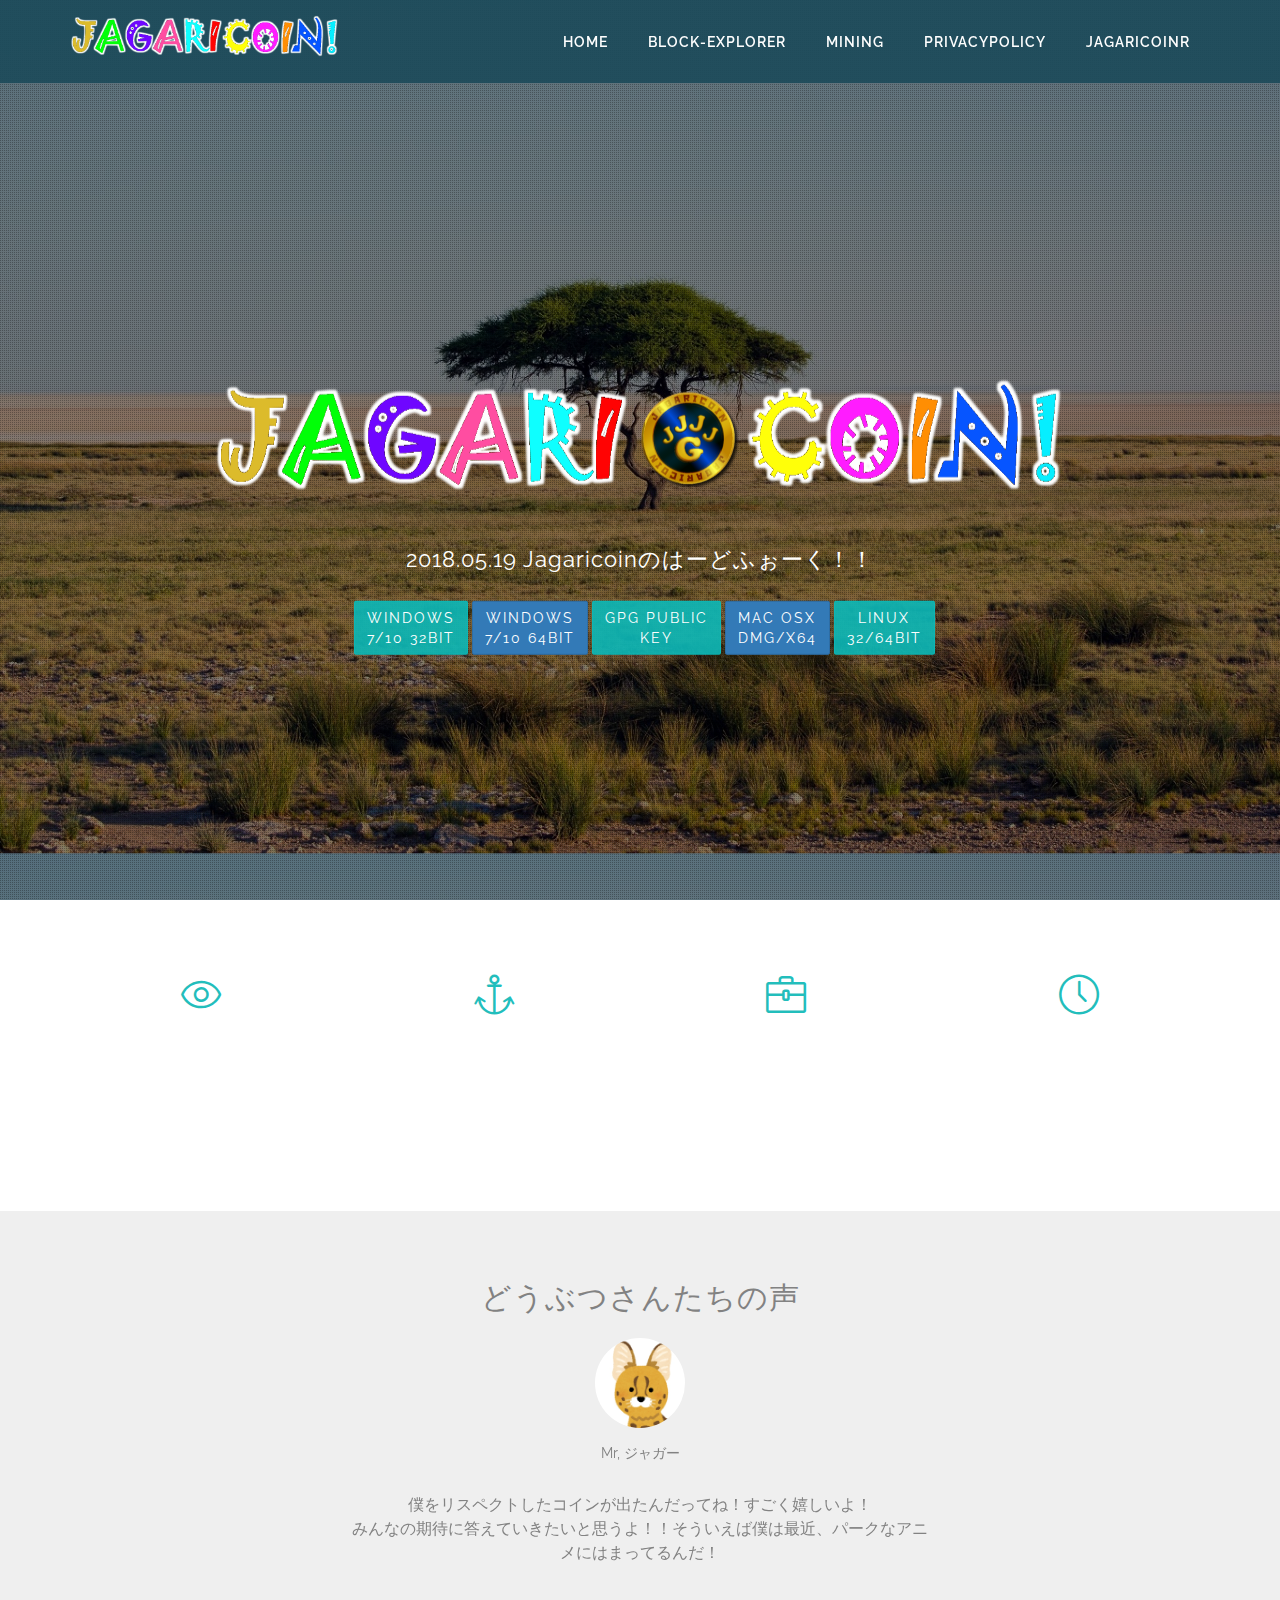
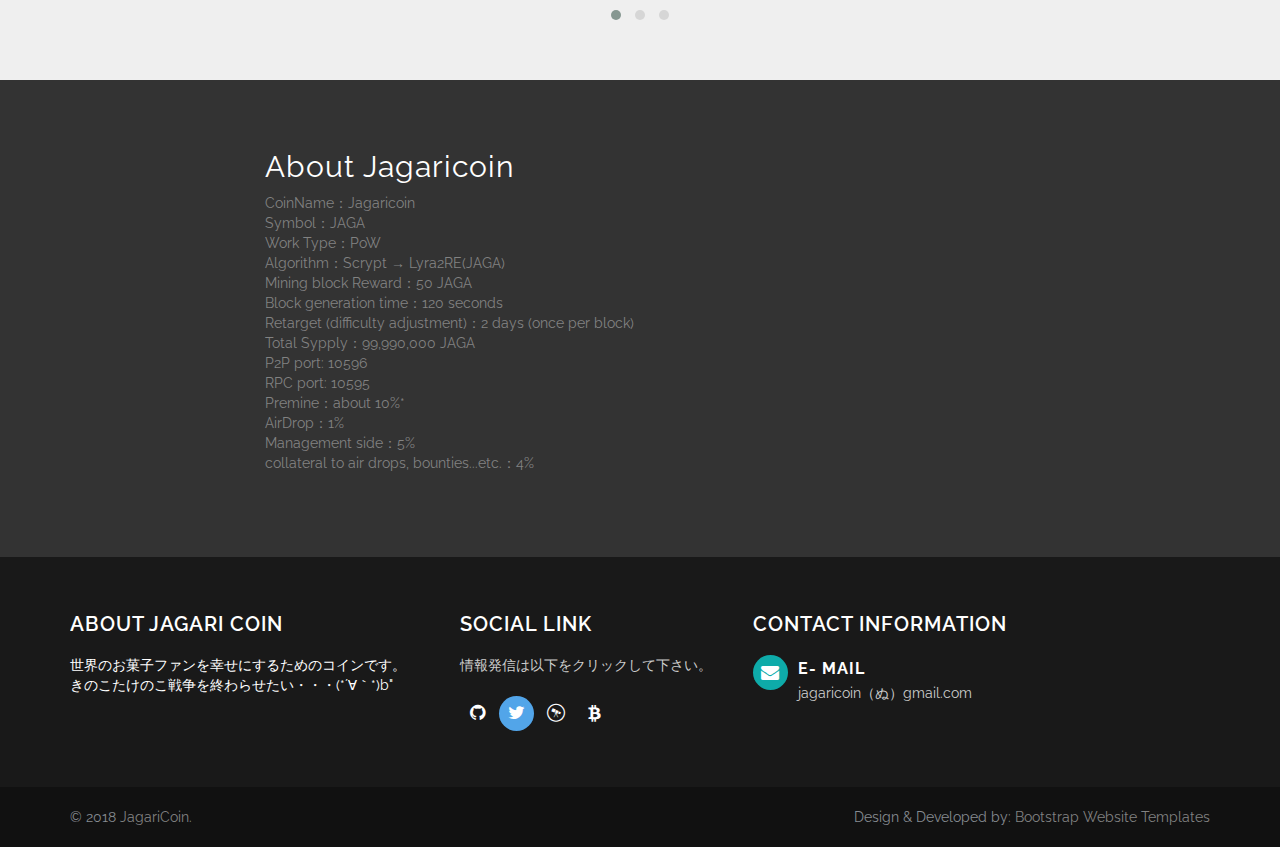
<file: index.html>
<!--
Template Name: ConsulbizTitle: Consulbiz free consulting business bootstrap website templateDescription: Consulbiz free bootstrap website template for consulting business company. Responsive Bootstrap 3 HTML5 website template for consultancy and consulting business.Keyword: consulting group, management consulting, consulting website, consultant website examples, consulting website design, consultancy website, best consulting websites, it consultant website, business consulting websites, best consulting website designs, consulting firm website design, websites for consultantsAuthor: Bootstrap Website TemplatesAuthor URI: https://bootstrapwebtemplates.com/Tags: consulting, consultancy, consultant, business, firms, corporate, copart, corporation, agency, corpLicense: Creative Commons Attribution 3.0 UnportedLicense URL: http://creativecommons.org/licenses/by/3.0/-->
<!DOCTYPE html><html lang="ja">
  <head>
    <!-- Global site tag (gtag.js) - Google Analytics -->
    <script async src="https://www.googletagmanager.com/gtag/js?id=UA-115290661-1"></script>
    <script>
      window.dataLayer = window.dataLayer || [];
      function gtag(){dataLayer.push(arguments);}
      gtag('js', new Date());
      gtag('config', 'UA-115290661-1');
    </script>
    <meta http-equiv="content-type" content="text/html; charset=utf-8">
    <meta http-equiv="X-UA-Compatible" content="IE=edge">
    <meta name="viewport" content="width=device-width, initial-scale=1">
    <meta name="description" content="JagariCoin">
    <meta name="keywords" content="JagariCoin">
    <meta name="author" content="JagariCoin Project">
    <title>JagariCoin</title>
    <!-- Animate.css -->
    <link rel="stylesheet" href="css/animate.css">
    <!-- Bootstrap Core CSS -->
    <link href="css/bootstrap.min.css" rel="stylesheet">
    <!-- Owl Carousel  -->
    <link rel="stylesheet" href="css/owl.carousel.min.css">
    <link rel="stylesheet" href="css/owl.theme.default.min.css">
    <!-- Plugin CSS -->
    <link rel="stylesheet" href="css/font-awesome.min.css">
    <link rel="stylesheet" href="css/simple-line-icons.css">
    <link rel="stylesheet" href="css/jquery.lightbox.min.css">
    <!-- Theme CSS -->
    <link href="css/style.css" rel="stylesheet">
    <!-- Custom Fonts -->
    <link href="https://fonts.googleapis.com/css?family=Raleway:400,500,600,700,800,900"

      rel="stylesheet">
    <!-- HTML5 Shim and Respond.js IE8 support of HTML5 elements and media queries -->
    <!-- WARNING: Respond.js doesn't work if you view the page via file:// -->
    <!--[if lt IE 9]>
        <script src="https://oss.maxcdn.com/libs/html5shiv/3.7.0/html5shiv.js"></script>        <script src="https://oss.maxcdn.com/libs/respond.js/1.4.2/respond.min.js"></script>    <![endif]-->
  </head>
  <body id="page-top">
    <nav id="mainNav" class="navbar navbar-default navbar-fixed-top">
      <div class="container"> <!-- Brand and toggle get grouped for better mobile display -->
        <div class="navbar-header"> <button type="button" class="navbar-toggle collapsed"

            data-toggle="collapse" data-target="#bs-example-navbar-collapse-1">
            <span class="sr-only">Toggle navigation</span><i class="fa fa-bars"></i>
          </button> <a class="navbar-brand page-scroll" href="#page-top"><img src="images/logo.png"

              class="img-responsive"></a> </div>
        <!-- Collect the nav links, forms, and other content for toggling -->
        <div class="collapse navbar-collapse" id="bs-example-navbar-collapse-1">
          <ul class="nav navbar-nav navbar-right">
            <li> <a href="index.html">Home</a> </li>
            <li> <a href="http://block-explorer.jagaricoin.tk:7080/">Block-Explorer</a>
            </li>
            <li> <a href="mining.html">Mining</a> </li>
            <li> <a href="privacy.html">PrivacyPolicy</a> </li>
            <li> <a href="http://www.jagaricoin-r.cf">JagariCoinR</a> </li>
          </ul>
        </div>
        <!-- /.navbar-collapse --> </div>
      <!-- /.container-fluid --> </nav>
    <header>
      <div class="container">
        <div class="row">
          <div class="col-sm-12 text-center"><br>
          </div>
          <div class="col-sm-12 text-center"><br>
            <div class="bwt-header-content">
              <div class="bwt-header-content-inner">
                <center> <img src="images/logo_big.png" class="img-responsive"></center>
                <h2><br>
                </h2>
                <h2>2018.05.19 Jagaricoinのはーどふぉーく！！</h2>
                &nbsp; <a href="https://github.com/jagaricoin-project/jagaricoin/releases/download/v1.15.2.0/jagaricoin-1.15.2.0-win32-setup.zip"

                  class="btn btn-box btn-xm">Windows<br>
                  7/10 32bit</a> <a href="https://github.com/jagaricoin-project/jagaricoin/releases/download/v1.15.2.0/jagaricoin-1.15.2.0-win64-setup.zip"

                  class="btn btn-xm btn-primary">Windows<br>
                  7/10 64bit</a> <a href="https://pgp.mit.edu/pks/lookup?op=get&amp;search=0x3996CEB9381F3ADB"

                  class="btn btn-box btn-xm">GPG Public<br>
                  Key</a> <a href="https://github.com/jagaricoin-project/jagaricoin/releases/download/v1.15.2.0/jagaricoin-1.15.2.0-osx.zip"

                  class="btn btn-xm btn-primary">Mac OSX<br>
                  DMG/x64</a> <a href="https://github.com/jagaricoin-project/jagaricoin/releases/"

                  class="btn btn-box btn-xm">Linux<br>
                  32/64bit</a>
                <p></p>
              </div>
            </div>
          </div>
        </div>
      </div>
    </header>
    <!--about-->
    <section class="bwt-video" style="padding: 0;">
    </section>
    <section id="bwt-counter" class="bwt-counter">
      <div class="container">
        <div class="row">
          <div class="col-md-3 col-sm-6 animate-box fadeInUp animated-fast">
            <div class="feature-center"> <span class="icon"> <i class="icon-eye"></i>
              </span> <span class="counter js-counter" data-from="0" data-to="2018"

                data-speed="5000" data-refresh-interval="50">2018</span> <span

                class="counter-label">YEAR</span> </div>
          </div>
          <div class="col-md-3 col-sm-6 animate-box fadeInUp animated-fast">
            <div class="feature-center"> <span class="icon"> <i class="icon-anchor"></i>
              </span> <span class="counter js-counter" data-from="0" data-to="05"

                data-speed="5000" data-refresh-interval="50">03</span> <span class="counter-label">MONTH</span>
            </div>
          </div>
          <div class="col-md-3 col-sm-6 animate-box fadeInUp animated-fast">
            <div class="feature-center"> <span class="icon"> <i class="icon-briefcase"></i>
              </span> <span class="counter js-counter" data-from="0" data-to="19"

                data-speed="5000" data-refresh-interval="50">10</span> <span class="counter-label">DAY</span>
            </div>
          </div>
          <div class="col-md-3 col-sm-6 animate-box fadeInUp animated-fast">
            <div class="feature-center"> <span class="icon"> <i class="icon-clock"></i>
              </span> <span class="counter js-counter" data-from="335" data-to="59000"

                data-speed="5000" data-refresh-interval="50">335</span> <span class="counter-label">Hardfork
                Block</span> </div>
          </div>
        </div>
      </div>
    </section>
    <section id="bwt-testimonial" class="bwt-testimonial">
      <div class="container">
        <div class="row animate-box">
          <div class="col-md-8 col-md-offset-2 text-center bwt-heading">
            <h2>どうぶつさんたちの声</h2>
          </div>
        </div>
        <div class="row animate-box">
          <div class="owl-carousel owl-carousel-fullwidth ">
            <div class="item">
              <div class="testimony-slide active text-center">
                <figure> <img src="images/person_3.jpg" alt="user"> </figure>
                <br>
                <span>Mr, ジャガー</span>
                <blockquote>
                  <p>僕をリスペクトしたコインが出たんだってね！すごく嬉しいよ！<br>
                    みんなの期待に答えていきたいと思うよ！！そういえば僕は最近、パークなアニメにはまってるんだ！</p>
                </blockquote>
              </div>
            </div>
            <div class="item">
              <div class="testimony-slide active text-center">
                <figure> <img src="images/person_2.jpg" alt="user"> </figure>
                <br>
                <span>Mr, キリン</span>
                <blockquote>
                  <p>やぁこんにちは！<br>
                    僕は某キャラに似てるって言われるけど、そんなことは無いよ！<br>
                    ただ最近は棒スティックのお菓子がお気に入りさっ！</p>
                </blockquote>
              </div>
            </div>
            <div class="item">
              <div class="testimony-slide active text-center">
                <figure> <img src="images/person_1.jpg" alt="user"> </figure>
                <br>
                <span>Mr, リカオン</span>
                <blockquote>
                  <p>あ～野生開放したいわぁ</p>
                </blockquote>
              </div>
            </div>
          </div>
        </div>
      </div>
    </section>
    <section class="bwt-subscribe">
      <div class="container">
        <div class="row animate-box fadeInUp animated-fast">
          <div class="col-md-8 col-md-offset-2 text-center bwt-heading">
            <h2 style="text-align: left;">About Jagaricoin</h2>
            <div style="text-align: left;"> <style="text-align: left;="" height:=""

                410px;"="">CoinName：Jagaricoin</style="text-align:><br>
              <style="text-align: left;="" height:="" 410px;"=""> Symbol：JAGA</style="text-align:><br>
              <style="text-align: left;="" height:="" 410px;"=""> Work Type：PoW</style="text-align:><br>
              <style="text-align: left;="" height:="" 410px;"="">
                Algorithm：Scrypt → Lyra2RE(JAGA)</style="text-align:><br>
              <style="text-align: left;="" height:="" 410px;"=""> Mining block
                Reward：50 JAGA</style="text-align:><br>
              <style="text-align: left;="" height:="" 410px;"=""> Block
                generation time：120 seconds</style="text-align:><br>
              <style="text-align: left;="" height:="" 410px;"=""> Retarget
                (difficulty adjustment)：2 days (once per block)</style="text-align:><br>
              <style="text-align: left;="" height:="" 410px;"=""> Total
                Sypply：99,990,000 JAGA</style="text-align:><br>
              <style="text-align: left;="" height:="" 410px;"=""> </style="text-align:>P2P
              port: 10596<br>
              RPC port: 10595<br>
              <style="text-align: left;="" height:="" 410px;"=""> Premine：about
                10%*</style="text-align:><br>
              <style="text-align: left;="" height:="" 410px;"=""> AirDrop：1%</style="text-align:><br>
              <style="text-align: left;="" height:="" 410px;"="">Management side</style="text-align:><style="text-align:

                left;="" height:="" 410px;"="">：5%<br>
                collateral to air drops, bounties...etc.</style="text-align:><style="text-align:

                left;="" height:="" 410px;"="">：4%<br>
              </style="text-align:><style="text-align: left;="" height:="" 410px;"=""></style="text-align:></div>
            <style="text-align: left;="" height:="" 410px;"="">
              <p></p>
            </style="text-align:></div>
        </div>
      </div>
    </section>
    <footer class="bwt-footer">
      <div class="container">
        <div class="row text-left">
          <div class="col-sm-6 col-md-4 ft-ht">
            <h3><span>About Jagari coin</span></h3>
            世界のお菓子ファンを幸せにするためのコインです。<br>
            きのこたけのこ戦争を終わらせたい・・・(*´∀｀*)b"<br>
          </div>
          <div class="col-sm-6 col-md-3 ft-ht">
            <h3><span>Social LINK</span></h3>
            <p>情報発信は以下をクリックして下さい。</p>
            <div class="social"> <a href="https://github.com/jagaricoin-project/jagaricoin">
                <i class="fa fa-github github fa-spin"></i></a> <a href="https://twitter.com/JagariProject">
                <i class="fa fa-twitter twitter fa-spin"></i></a> <a href="http://block-explorer.jagaricoin.tk:7080/">
                <i class="fa fa-wpexplorer BlockChainExplorer fa-spin"></i></a>
              <a href="https://bitcointalk.org/index.php?topic=3929712"><i class="fa fa-bitcoin  fa-spin"></i></a>
            </div>
          </div>
          <div class="col-sm-6 col-md-3 ft-ht">
            <h3><span>Contact Information</span></h3>
            <div>
              <div class="clearfix">
                <div class="icon" style="font-size:18px;"><i class="fa fa-envelope"></i></div>
                <div class="icon-text">
                  <h4>E- Mail</h4>
                  <p>jagaricoin（ぬ）gmail.com</p>
                </div>
              </div>
            </div>
          </div>
        </div>
      </div>
    </footer>
    <div class="bwt-footer-copyright">
      <div class="container">
        <div class="row">
          <div class="col-md-6 copyright">
            <div class="left-text">© 2018 <a href="http://www.jagaricoin.tk/">JagariCoin</a>.</div>
          </div>
        </div>
      </div>
    </div>
    <!--//contact-->
    <div class="gototop js-top"> <a href="#" onclick="topFunction()" class="js-gotop"><i

          class="icon-arrow-up"></i></a> </div>
    <!-- jQuery -->
    <script src="js/jquery.min.js"></script>
    <!-- Bootstrap Core JavaScript -->
    <script src="js/bootstrap.min.js"></script>
    <!-- Waypoints -->
    <script src="js/jquery.waypoints.min.js"></script>
    <!-- Lightbox JavaScript-->
    <script src="js/jquery.lightbox.min.js"></script>
    <!-- Carousel -->
    <script src="js/owl.carousel.min.js"></script>
    <!-- countTo -->
    <script src="js/jquery.countTo.js"></script>
    <!-- Theme JavaScript -->
    <script src="js/script.js"></script>
  </body>
</html>
</file>
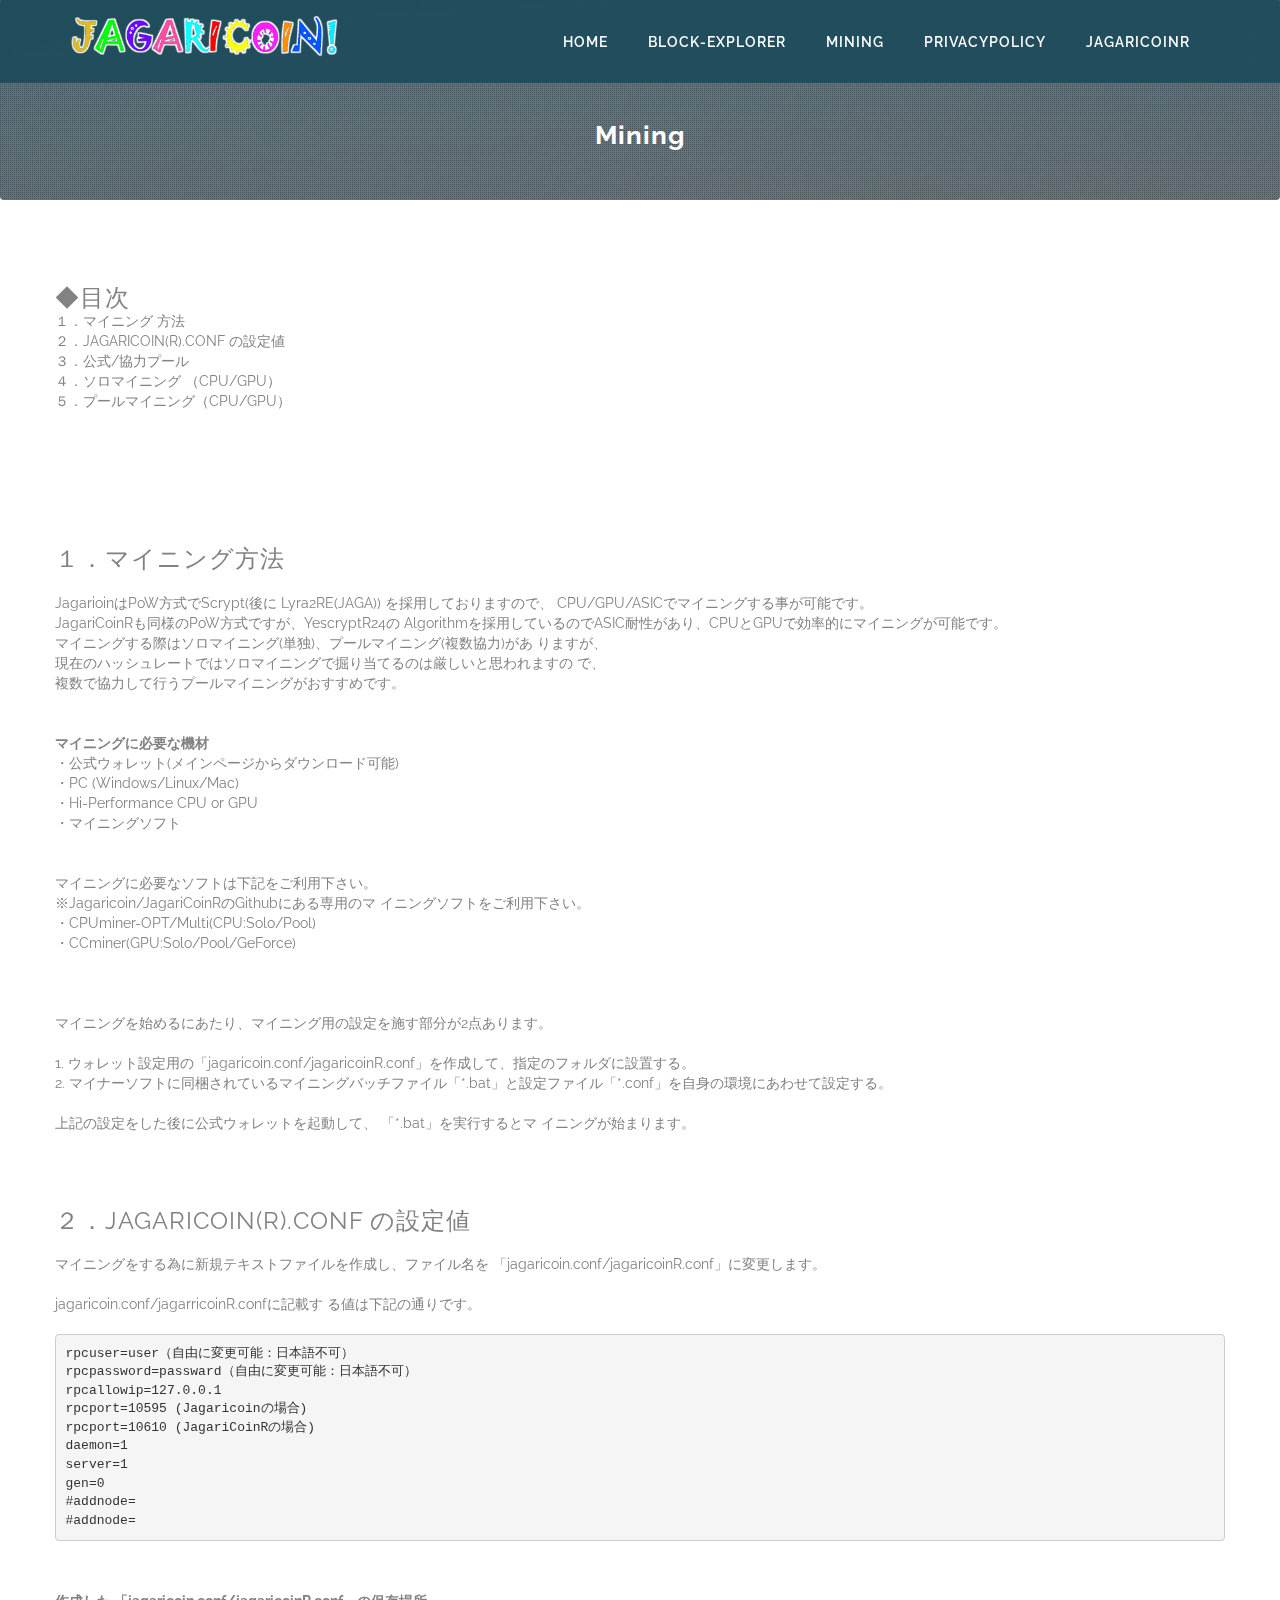
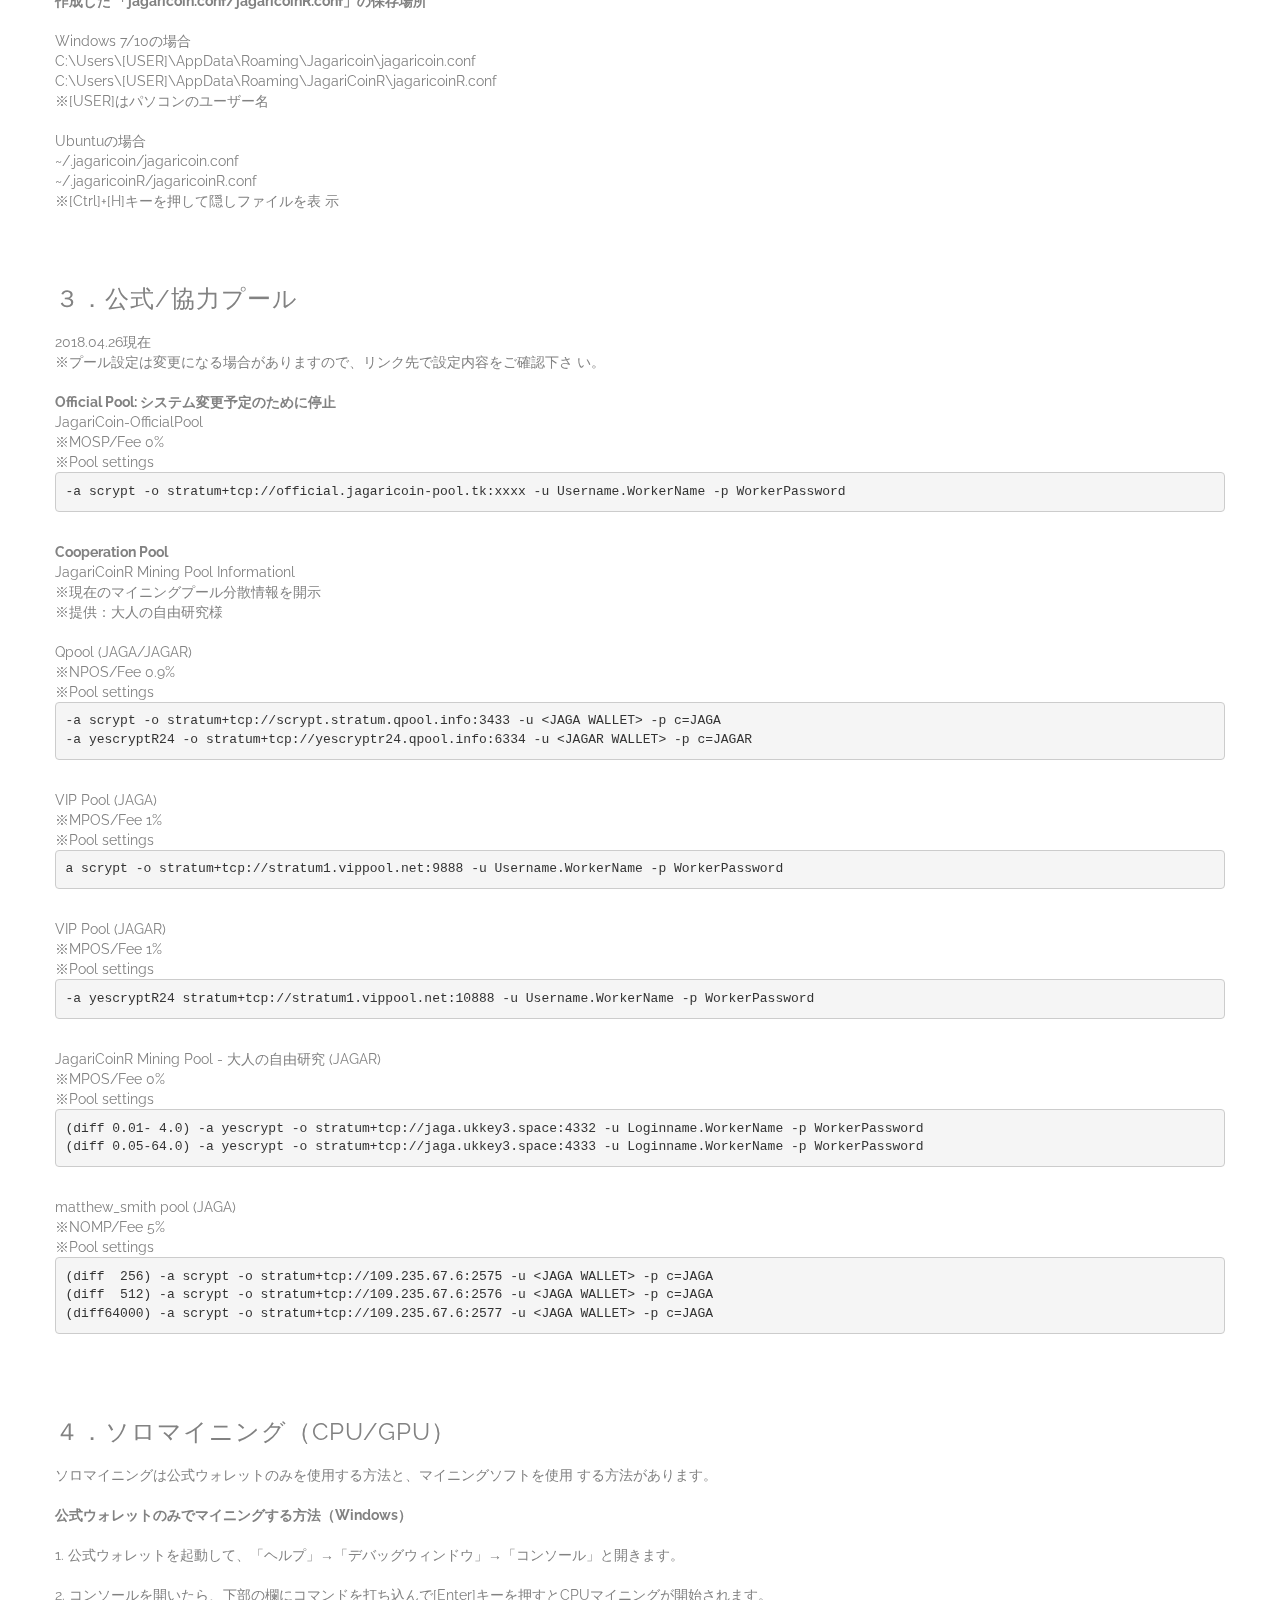
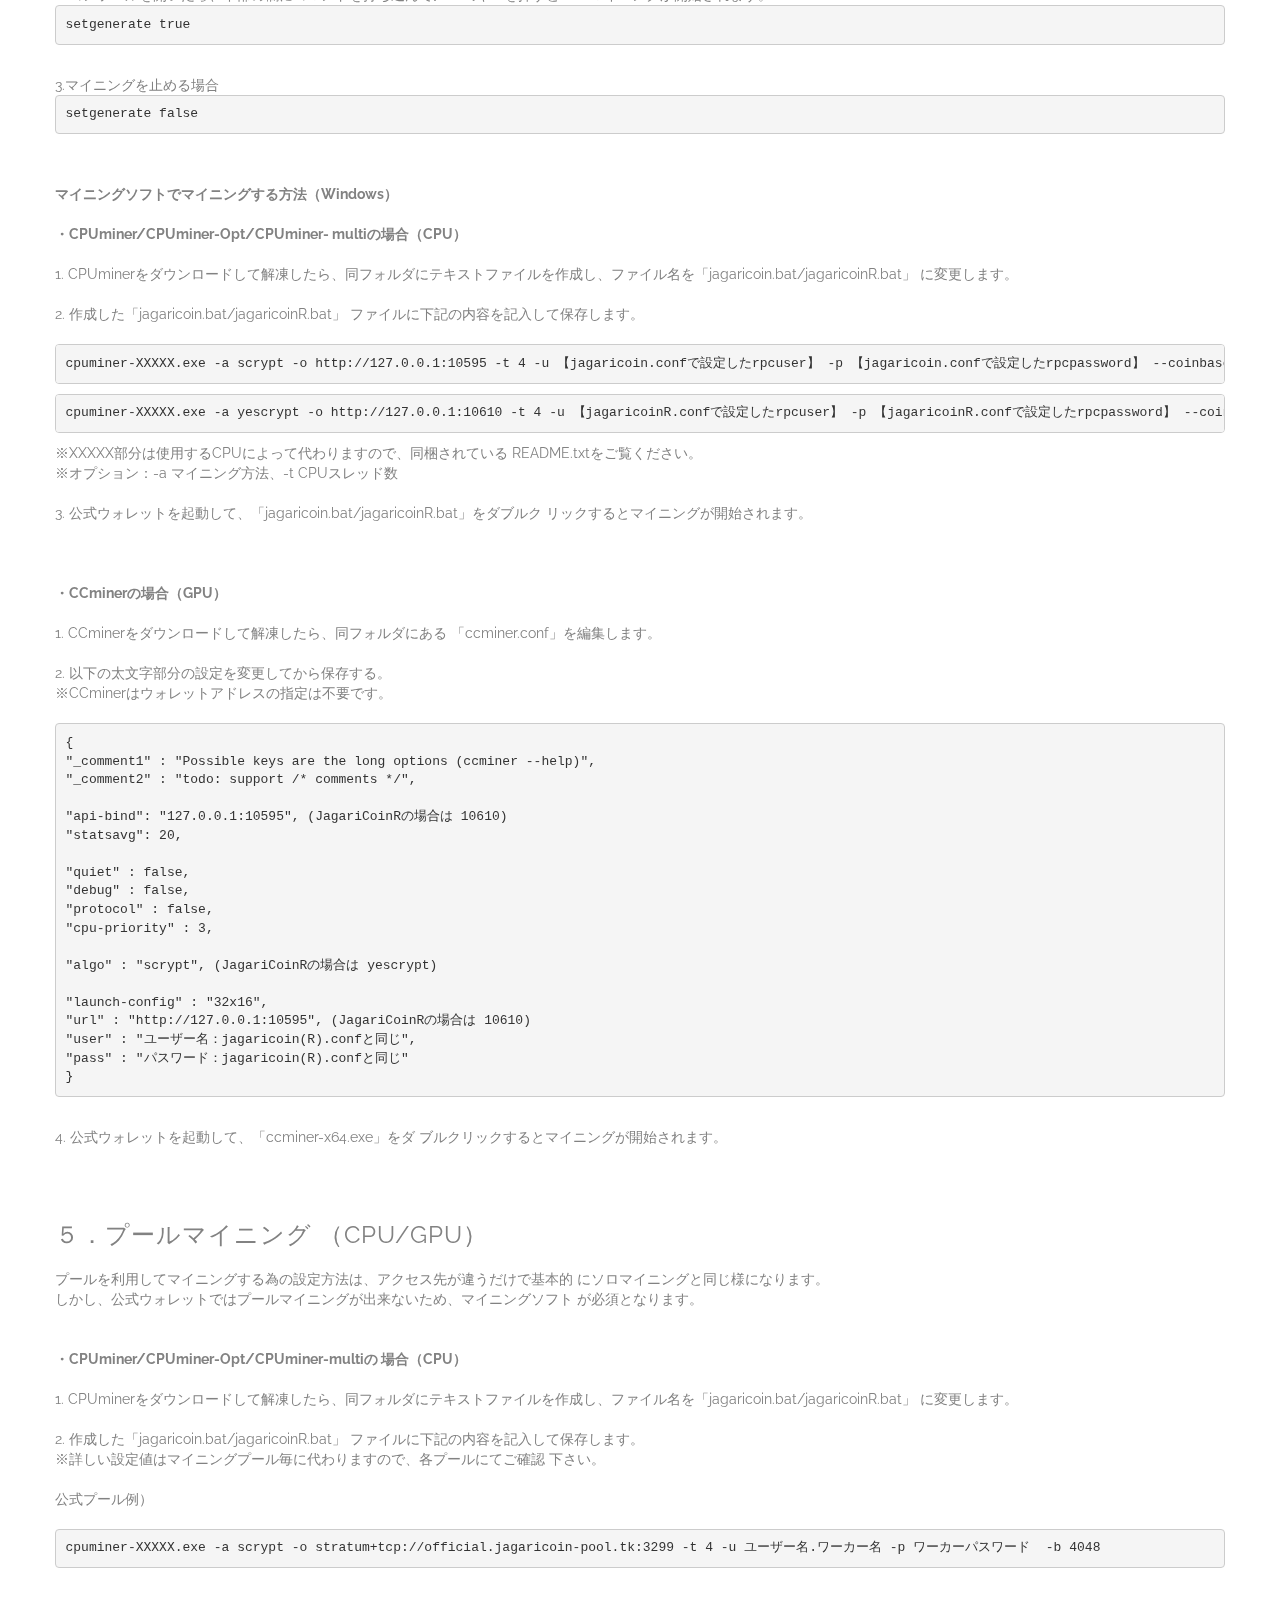
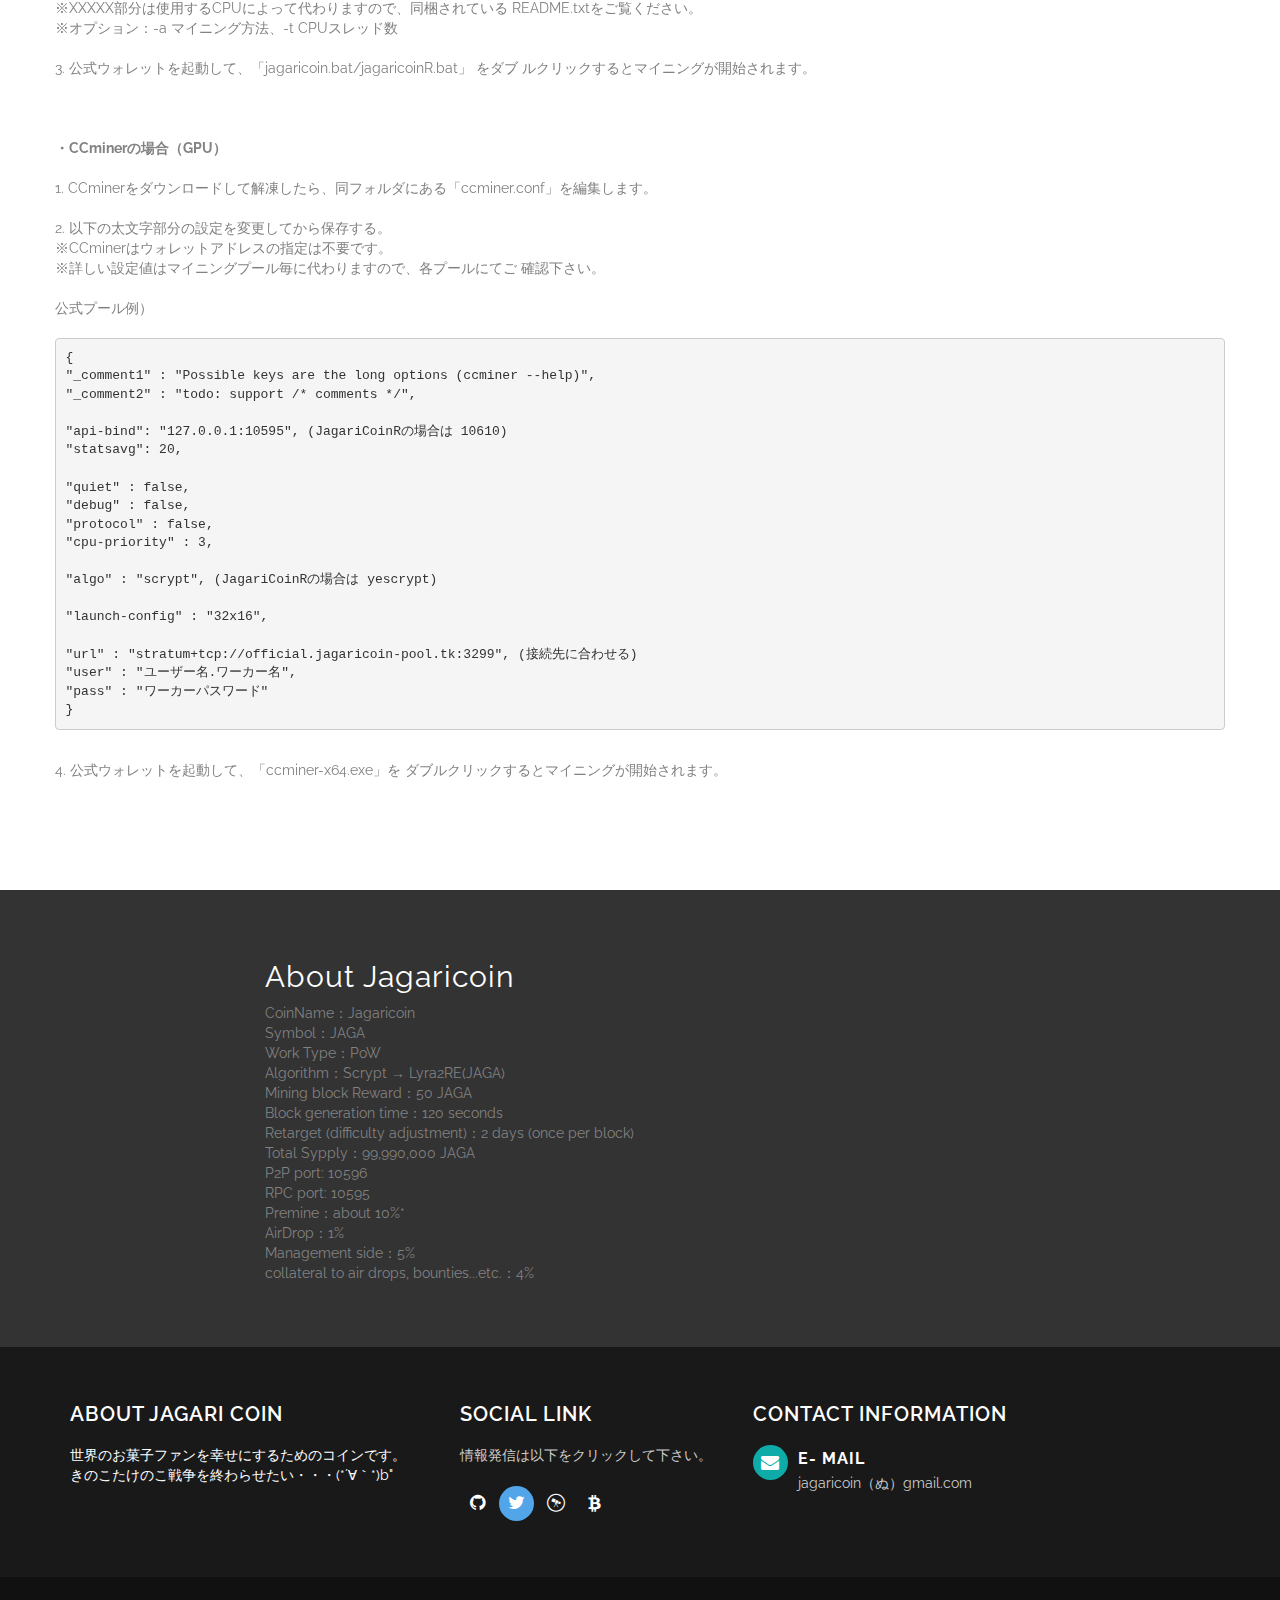
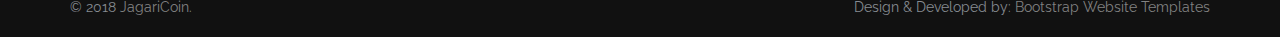
<file: mining.html>
<!--
Template Name: ConsulbizTitle: Consulbiz free consulting business bootstrap website templateDescription: Consulbiz free bootstrap website template for consulting business company. Responsive Bootstrap 3 HTML5 website template for consultancy and consulting business.Keyword: consulting group, management consulting, consulting website, consultant website examples, consulting website design, consultancy website, best consulting websites, it consultant website, business consulting websites, best consulting website designs, consulting firm website design, websites for consultantsAuthor: Bootstrap Website TemplatesAuthor URI: https://bootstrapwebtemplates.com/Tags: consulting, consultancy, consultant, business, firms, corporate, copart, corporation, agency, corpLicense: Creative Commons Attribution 3.0 UnportedLicense URL: http://creativecommons.org/licenses/by/3.0/-->
<!DOCTYPE html><html lang="ja">
  <head>
    <!-- Global site tag (gtag.js) - Google Analytics -->
    <script async src="https://www.googletagmanager.com/gtag/js?id=UA-115290661-1"></script>
    <script>
      window.dataLayer = window.dataLayer || [];
      function gtag(){dataLayer.push(arguments);}
      gtag('js', new Date());
      gtag('config', 'UA-115290661-1');
    </script>
    <meta http-equiv="content-type" content="text/html; charset=utf-8">
    <meta http-equiv="X-UA-Compatible" content="IE=edge">
    <meta name="viewport" content="width=device-width, initial-scale=1">
    <meta name="description" content="JagariCoin">
    <meta name="keywords" content="JagariCoin">
    <meta name="author" content="JagariCoin">
    <title>JagariCoin：Mining</title>
    <!-- Animate.css -->
    <link rel="stylesheet" href="css/animate.css">
    <!-- Bootstrap Core CSS -->
    <link href="css/bootstrap.min.css" rel="stylesheet">
    <!-- Owl Carousel  -->
    <link rel="stylesheet" href="css/owl.carousel.min.css">
    <link rel="stylesheet" href="css/owl.theme.default.min.css">
    <!-- Plugin CSS -->
    <link rel="stylesheet" href="css/font-awesome.min.css">
    <link rel="stylesheet" href="css/simple-line-icons.css">
    <link rel="stylesheet" href="css/jquery.lightbox.min.css">
    <!-- Theme CSS -->
    <link href="css/style.css" rel="stylesheet">
    <!-- Custom Fonts -->
    <link href="https://fonts.googleapis.com/css?family=Raleway:400,500,600,700,800,900"

      rel="stylesheet">
    <!-- HTML5 Shim and Respond.js IE8 support of HTML5 elements and media queries -->
    <!-- WARNING: Respond.js doesn't work if you view the page via file:// -->
    <!--[if lt IE 9]>
        <script src="https://oss.maxcdn.com/libs/html5shiv/3.7.0/html5shiv.js"></script>        <script src="https://oss.maxcdn.com/libs/respond.js/1.4.2/respond.min.js"></script>    <![endif]-->
  </head>
  <body>
    <nav id="mainNav" class="navbar navbar-default navbar-fixed-top">
      <div class="container">
        <!-- Brand and toggle get grouped for better mobile display -->
        <div class="navbar-header"> <button type="button" class="navbar-toggle collapsed"

            data-toggle="collapse" data-target="#bs-example-navbar-collapse-1">
            <span class="sr-only">Toggle navigation</span><i class="fa fa-bars"></i>
          </button> <a class="navbar-brand page-scroll" href="#"><img src="images/logo.png"

              class="img-responsive"></a> </div>
        <!-- Collect the nav links, forms, and other content for toggling -->
        <div class="collapse navbar-collapse" id="bs-example-navbar-collapse-1">
          <ul class="nav navbar-nav navbar-right">
            <li> <a href="index.html">Home</a> </li>
            <li> <a href="http://block-explorer.jagaricoin.tk:7080/">Block-Explorer</a>
            </li>
            <li> <a href="mining.html">Mining</a> </li>
            <li> <a href="privacy.html">PrivacyPolicy</a> </li>
            <li> <a href="http://www.jagaricoin-r.cf">JagariCoinR</a> </li>
          </ul>
        </div>
        <!-- /.navbar-collapse --> </div>
      <!-- /.container-fluid --> </nav>
    <header class="breadcrumb">
      <div class="container">
        <div class="row">
          <div class="col-sm-12 text-center">
            <div class="bwt-header-content">
              <div class="bwt-header-content-inner">
                <h2>Mining</h2>
              </div>
            </div>
          </div>
        </div>
      </div>
    </header>
    <section id="about" class="bwt-about text-left">
      <div class="container">
        <div class="row">
          <div align="center">
            <h3 id="mokuji" style="text-align: left;">◆目次</h3>
            <div style="text-align: left;"><a href="#title1">１．マイニング 方法</a></div>
            <div style="text-align: left;"><a href="#title2">２．JAGARICOIN(R).CONF
                の設定値</a></div>
            <div style="text-align: left;"><a href="#title3">３．公式/協力プール</a></div>
            <div style="text-align: left;"><a href="#title4">４．ソロマイニング （CPU/GPU）</a></div>
            <div style="text-align: left;"><a href="#title5">５．プールマイニング（CPU/GPU）</a></div>
            <!-- <div style="text-align: left;"><a href="#title6">６．予備6</a></div> -->
            <!-- <div style="text-align: left;"><a href="#title7">７．予備7</a></div> -->
            <div style="text-align: left;"><br>
            </div>
            <div style="text-align: left;"><br>
            </div>
            <div class="container">
            </div>
            <div id="title1"></div>
            <br>
            <br>
            <br>
            <br>
            <h3 style="text-align: left;">１．マイニング方法</h3>
            <div style="text-align: left;"><br>
            </div>
            <div style="text-align: left;">JagarioinはPoW方式でScrypt(後に
              Lyra2RE(JAGA)) を採用しておりますので、 CPU/GPU/ASICでマイニングする事が可能です。</div>
            <div style="text-align: left;">JagariCoinRも同様のPoW方式ですが、YescryptR24の
              Algorithmを採用しているのでASIC耐性があり、CPUとGPUで効率的にマイニングが可能です。</div>
            <div style="text-align: left;">マイニングする際はソロマイニング(単独)、プールマイニング(複数協力)があ
              りますが、</div>
            <div style="text-align: left;">現在のハッシュレートではソロマイニングで掘り当てるのは厳しいと思われますの
              で、</div>
            <div style="text-align: left;">複数で協力して行うプールマイニングがおすすめです。</div>
            <div style="text-align: left;"><br>
            </div>
            <div style="text-align: left;"><br>
            </div>
            <div style="text-align: left;"><b>マイニングに必要な機材</b></div>
            <div style="text-align: left;">・公式ウォレット(メインページからダウンロード可能)</div>
            <div style="text-align: left;">・PC (Windows/Linux/Mac)</div>
            <div style="text-align: left;">・Hi-Performance CPU or GPU</div>
            <div style="text-align: left;">・マイニングソフト</div>
            <div style="text-align: left;"><br>
            </div>
            <div style="text-align: left;"><br>
            </div>
            <div style="text-align: left;">マイニングに必要なソフトは下記をご利用下さい。</div>
            <div style="text-align: left;">※Jagaricoin/JagariCoinRのGithubにある専用のマ
              イニングソフトをご利用下さい。</div>
            <div style="text-align: left;">・CPUminer-OPT/Multi(CPU:Solo/Pool)</div>
            <div style="text-align: left;">・CCminer(GPU:Solo/Pool/GeForce)</div>
            <div style="text-align: left;"><br>
            </div>
            <div style="text-align: left;"><br>
            </div>
            <div style="text-align: left;"><br>
            </div>
            <div style="text-align: left;">マイニングを始めるにあたり、マイニング用の設定を施す部分が2点あります。</div>
            <div style="text-align: left;"><br>
            </div>
            <div style="text-align: left;">1.
              ウォレット設定用の「jagaricoin.conf/jagaricoinR.conf」を作成して、指定のフォルダに設置する。</div>
            <div style="text-align: left;">2.
              マイナーソフトに同梱されているマイニングバッチファイル「*.bat」と設定ファイル「*.conf」を自身の環境にあわせて設定する。</div>
            <div style="text-align: left;"><br>
            </div>
            <div style="text-align: left;" id="title2">上記の設定をした後に公式ウォレットを起動して、
              「*.bat」を実行するとマ イニングが始まります。</div>
            <div style="text-align: left;"><br>
            </div>
            <div style="text-align: left;"><br>
            </div>
            <div style="text-align: left;"><br>
            </div>
            <h3 style="text-align: left;">２．jagaricoin(R).conf の設定値</h3>
            <div style="text-align: left;"><br>
            </div>
            <div style="text-align: left;">マイニングをする為に新規テキストファイルを作成し、ファイル名を
              「jagaricoin.conf/jagaricoinR.conf」に変更します。</div>
            <div style="text-align: left;"><br>
            </div>
            <div style="text-align: left;">jagaricoin.conf/jagarricoinR.confに記載す
              る値は下記の通りです。</div>
            <div style="text-align: left;"><br>
            </div>
            <div style="text-align: left;">
              <pre style="box-sizing: border-box; overflow: auto; font-family: Menlo, Monaco, Consolas, &quot;Courier New&quot;, monospace; font-size: 13px; display: block; padding: 9.5px; margin: 0px 0px 10px; line-height: 1.42857; color: rgb(51, 51, 51); word-break: break-all; word-wrap: break-word; background-color: rgb(245, 245, 245); border: 1px solid rgb(204, 204, 204); border-radius: 4px; font-style: normal; font-variant-ligatures: normal; font-variant-caps: normal; font-weight: 400; letter-spacing: normal; orphans: 2; text-align: start; text-indent: 0px; text-transform: none; widows: 2; word-spacing: 0px; -webkit-text-stroke-width: 0px; text-decoration-style: initial; text-decoration-color: initial;">rpcuser=user（自由に変更可能：日本語不可）
rpcpassword=passward（自由に変更可能：日本語不可）
rpcallowip=127.0.0.1
rpcport=10595 (Jagaricoinの場合)
rpcport=10610 (JagariCoinRの場合)
daemon=1
server=1<br>gen=0<br>#addnode=<br>#addnode=</pre>
            </div>
            <div style="text-align: left;"><b><br>
              </b></div>
            <div style="text-align: left;"><b><br>
              </b></div>
            <div style="text-align: left;"><b>作成した
                「jagaricoin.conf/jagaricoinR.conf」の保存場所</b></div>
            <div style="text-align: left;"><b><br>
              </b></div>
            <div style="text-align: left;">Windows 7/10の場合</div>
            <div style="text-align: left;">C:\Users\[USER]\AppData\Roaming\Jagaricoin\jagaricoin.conf</div>
            <div style="text-align: left;">C:\Users\[USER]\AppData\Roaming\JagariCoinR\jagaricoinR.conf</div>
            <div style="text-align: left;">※[USER]はパソコンのユーザー名</div>
            <div style="text-align: left;"><br>
            </div>
            <div style="text-align: left;">Ubuntuの場合</div>
            <div style="text-align: left;">~/.jagaricoin/jagaricoin.conf</div>
            <div style="text-align: left;">~/.jagaricoinR/jagaricoinR.conf</div>
            <div style="text-align: left;" id="title3">※[Ctrl]+[H]キーを押して隠しファイルを表
              示</div>
            <div style="text-align: left;"><br>
            </div>
            <br>
            <div style="text-align: left;"><br>
            </div>
            <h3 style="text-align: left;">３．公式/協力プール</h3>
            <div style="text-align: left;"><br>
            </div>
            <div style="text-align: left;">2018.04.26現在</div>
            <div style="text-align: left;">※プール設定は変更になる場合がありますので、リンク先で設定内容をご確認下さ
              い。</div>
            <div style="text-align: left;"><br>
            </div>
            <div style="text-align: left;"><b>Official Pool: システム変更予定のために停止</b><br>
              <a href="https://official.jagaricoin-pool.tk/index.php">JagariCoin-OfficialPool</a><br>
              ※MOSP/Fee 0%</div>
            <div style="text-align: left;">※Pool settings </div>
            <div style="text-align: left;">
              <pre style="box-sizing: border-box; overflow: auto; font-family: Menlo, Monaco, Consolas, &quot;Courier New&quot;, monospace; font-size: 13px; display: block; padding: 9.5px; margin: 0px 0px 10px; line-height: 1.42857; color: rgb(51, 51, 51); word-break: break-all; word-wrap: break-word; background-color: rgb(245, 245, 245); border: 1px solid rgb(204, 204, 204); border-radius: 4px; font-style: normal; font-variant-ligatures: normal; font-variant-caps: normal; font-weight: 400; letter-spacing: normal; orphans: 2; text-align: start; text-indent: 0px; text-transform: none; widows: 2; word-spacing: 0px; -webkit-text-stroke-width: 0px; text-decoration-style: initial; text-decoration-color: initial;">-a scrypt -o stratum+tcp://official.jagaricoin-pool.tk:xxxx -u Username.WorkerName -p WorkerPassword</pre>
              <br>
              <b>Cooperation Pool</b></div>
            <div style="text-align: left;"><a href="https://lab.ukkey3.space/JagariCoinRMiningPoolInformation.php"

                target="_blank">JagariCoinR Mining Pool Informationl</a></div>
            <div style="text-align: left;">※現在のマイニングプール分散情報を開示</div>
            <div style="text-align: left;">※提供：大人の自由研究様</div>
            <div style="text-align: left;"><b><br>
              </b></div>
            <div style="text-align: left;"> <a href="https://qpool.info/">Qpool
                (JAGA/JAGAR)</a><br>
              ※NPOS/Fee 0.9%</div>
            <div style="text-align: left;">※Pool settings</div>
            <div style="text-align: left;">
              <pre style="box-sizing: border-box; overflow: auto; font-family: Menlo, Monaco, Consolas, &quot;Courier New&quot;, monospace; font-size: 13px; display: block; padding: 9.5px; margin: 0px 0px 10px; line-height: 1.42857; color: rgb(51, 51, 51); word-break: break-all; word-wrap: break-word; background-color: rgb(245, 245, 245); border: 1px solid rgb(204, 204, 204); border-radius: 4px; font-style: normal; font-variant-ligatures: normal; font-variant-caps: normal; font-weight: 400; letter-spacing: normal; orphans: 2; text-align: start; text-indent: 0px; text-transform: none; widows: 2; word-spacing: 0px; -webkit-text-stroke-width: 0px; text-decoration-style: initial; text-decoration-color: initial;">-a scrypt -o stratum+tcp://scrypt.stratum.qpool.info:3433 -u &lt;JAGA WALLET&gt; -p c=JAGA
-a yescryptR24 -o stratum+tcp://yescryptr24.qpool.info:6334 -u &lt;JAGAR WALLET&gt; -p c=JAGAR</pre>
            </div>
            <div style="text-align: left;"><br>
            </div>
            <div style="text-align: left;"><a href="https://jaga.vippool.net/">VIP
                Pool (JAGA)</a><br>
              ※MPOS/Fee 1%
              <div style="text-align: left;">※Pool settings</div>
              <div style="text-align: left;">
                <pre style="box-sizing: border-box; overflow: auto; font-family: Menlo, Monaco, Consolas, &quot;Courier New&quot;, monospace; font-size: 13px; display: block; padding: 9.5px; margin: 0px 0px 10px; line-height: 1.42857; color: rgb(51, 51, 51); word-break: break-all; word-wrap: break-word; background-color: rgb(245, 245, 245); border: 1px solid rgb(204, 204, 204); border-radius: 4px; font-style: normal; font-variant-ligatures: normal; font-variant-caps: normal; font-weight: 400; letter-spacing: normal; orphans: 2; text-align: start; text-indent: 0px; text-transform: none; widows: 2; word-spacing: 0px; -webkit-text-stroke-width: 0px; text-decoration-style: initial; text-decoration-color: initial;">a scrypt -o stratum+tcp://stratum1.vippool.net:9888 -u Username.WorkerName -p WorkerPassword</pre>
              </div>
              <div style="text-align: left;"><br>
              </div>
              <div style="text-align: left;"><a href="https://jagar.vippool.net/">VIP
                  Pool (JAGAR)</a><br>
                ※MPOS/Fee 1%
                <div style="text-align: left;">※Pool settings</div>
                <div style="text-align: left;">
                  <pre style="box-sizing: border-box; overflow: auto; font-family: Menlo, Monaco, Consolas, &quot;Courier New&quot;, monospace; font-size: 13px; display: block; padding: 9.5px; margin: 0px 0px 10px; line-height: 1.42857; color: rgb(51, 51, 51); word-break: break-all; word-wrap: break-word; background-color: rgb(245, 245, 245); border: 1px solid rgb(204, 204, 204); border-radius: 4px; font-style: normal; font-variant-ligatures: normal; font-variant-caps: normal; font-weight: 400; letter-spacing: normal; orphans: 2; text-align: start; text-indent: 0px; text-transform: none; widows: 2; word-spacing: 0px; -webkit-text-stroke-width: 0px; text-decoration-style: initial; text-decoration-color: initial;">-a yescryptR24 stratum+tcp://stratum1.vippool.net:10888 -u Username.WorkerName -p WorkerPassword</pre>
                </div>
              </div>
            </div>
            <div style="text-align: left;"><br>
            </div>
            <div style="text-align: left;"><a href="http://jaga.ukkey3.space/">JagariCoinR
                Mining Pool - 大人の自由研究 (JAGAR)</a><br>
              ※MPOS/Fee 0%
              <div style="text-align: left;">※Pool settings</div>
              <div style="text-align: left;">
                <pre style="box-sizing: border-box; overflow: auto; font-family: Menlo, Monaco, Consolas, &quot;Courier New&quot;, monospace; font-size: 13px; display: block; padding: 9.5px; margin: 0px 0px 10px; line-height: 1.42857; color: rgb(51, 51, 51); word-break: break-all; word-wrap: break-word; background-color: rgb(245, 245, 245); border: 1px solid rgb(204, 204, 204); border-radius: 4px; font-style: normal; font-variant-ligatures: normal; font-variant-caps: normal; font-weight: 400; letter-spacing: normal; orphans: 2; text-align: start; text-indent: 0px; text-transform: none; widows: 2; word-spacing: 0px; -webkit-text-stroke-width: 0px; text-decoration-style: initial; text-decoration-color: initial;">(diff 0.01- 4.0) -a yescrypt -o stratum+tcp://jaga.ukkey3.space:4332 -u Loginname.WorkerName -p WorkerPassword<br>(diff 0.05-64.0) -a yescrypt -o stratum+tcp://jaga.ukkey3.space:4333 -u Loginname.WorkerName -p WorkerPassword</pre>
              </div>
              <a href="http://109.235.67.6/getting_started"></a></div>
            <div style="text-align: left;"><a href="http://109.235.67.6/getting_started"><br>
              </a></div>
            <div style="text-align: left;"><a href="http://109.235.67.6/getting_started">matthew_smith
                pool (JAGA)</a><br>
              ※NOMP/Fee 5%</div>
            <div style="text-align: left;">※Pool settings</div>
            <div style="text-align: left;" id="title4">
              <pre style="box-sizing: border-box; overflow: auto; font-family: Menlo, Monaco, Consolas, &quot;Courier New&quot;, monospace; font-size: 13px; display: block; padding: 9.5px; margin: 0px 0px 10px; line-height: 1.42857; color: rgb(51, 51, 51); word-break: break-all; word-wrap: break-word; background-color: rgb(245, 245, 245); border: 1px solid rgb(204, 204, 204); border-radius: 4px; font-style: normal; font-variant-ligatures: normal; font-variant-caps: normal; font-weight: 400; letter-spacing: normal; orphans: 2; text-align: start; text-indent: 0px; text-transform: none; widows: 2; word-spacing: 0px; -webkit-text-stroke-width: 0px; text-decoration-style: initial; text-decoration-color: initial;">(diff  256) -a scrypt -o stratum+tcp://109.235.67.6:2575 -u &lt;JAGA WALLET&gt; -p c=JAGA<br>(diff  512) -a scrypt -o stratum+tcp://109.235.67.6:2576 -u &lt;JAGA WALLET&gt; -p c=JAGA<br>(diff64000) -a scrypt -o stratum+tcp://109.235.67.6:2577 -u &lt;JAGA WALLET&gt; -p c=JAGA</pre>
            </div>
            <div style="text-align: left;"><br>
            </div>
            <div style="text-align: left;"><br>
            </div>
            <div style="text-align: left;"><br>
            </div>
            <h3 style="text-align: left;">４．ソロマイニング（CPU/GPU）</h3>
            <div style="text-align: left;"><br>
            </div>
            <div style="text-align: left;">ソロマイニングは公式ウォレットのみを使用する方法と、マイニングソフトを使用
              する方法があります。</div>
            <div style="text-align: left;"><br>
            </div>
            <div style="text-align: left;"><b>公式ウォレットのみでマイニングする方法（Windows）</b></div>
            <div style="text-align: left;"><br>
            </div>
            <div style="text-align: left;">1.
              公式ウォレットを起動して、「ヘルプ」→「デバッグウィンドウ」→「コンソール」と開きます。</div>
            <div style="text-align: left;"><br>
            </div>
            <div style="text-align: left;">2.
              コンソールを開いたら、下部の欄にコマンドを打ち込んで[Enter]キーを押すとCPUマイニングが開始されます。</div>
            <div style="text-align: left;">
              <pre style="box-sizing: border-box; overflow: auto; font-family: Menlo, Monaco, Consolas, &quot;Courier New&quot;, monospace; font-size: 13px; display: block; padding: 9.5px; margin: 0px 0px 10px; line-height: 1.42857; color: rgb(51, 51, 51); word-break: break-all; word-wrap: break-word; background-color: rgb(245, 245, 245); border: 1px solid rgb(204, 204, 204); border-radius: 4px; font-style: normal; font-variant-ligatures: normal; font-variant-caps: normal; font-weight: 400; letter-spacing: normal; orphans: 2; text-align: start; text-indent: 0px; text-transform: none; widows: 2; word-spacing: 0px; -webkit-text-stroke-width: 0px; text-decoration-style: initial; text-decoration-color: initial;">setgenerate true</pre>
            </div>
            <div style="text-align: left;"><br>
            </div>
            <div style="text-align: left;">3.マイニングを止める場合</div>
            <div style="text-align: left;">
              <pre style="box-sizing: border-box; overflow: auto; font-family: Menlo, Monaco, Consolas, &quot;Courier New&quot;, monospace; font-size: 13px; display: block; padding: 9.5px; margin: 0px 0px 10px; line-height: 1.42857; color: rgb(51, 51, 51); word-break: break-all; word-wrap: break-word; background-color: rgb(245, 245, 245); border: 1px solid rgb(204, 204, 204); border-radius: 4px; font-style: normal; font-variant-ligatures: normal; font-variant-caps: normal; font-weight: 400; letter-spacing: normal; orphans: 2; text-align: start; text-indent: 0px; text-transform: none; widows: 2; word-spacing: 0px; -webkit-text-stroke-width: 0px; text-decoration-style: initial; text-decoration-color: initial;">setgenerate false</pre>
            </div>
            <div style="text-align: left;"><br>
            </div>
            <div style="text-align: left;"><br>
            </div>
            <div style="text-align: left;"><b>マイニングソフトでマイニングする方法（Windows）</b></div>
            <div style="text-align: left;"><b><br>
              </b></div>
            <div style="text-align: left;"><b>・CPUminer/CPUminer-Opt/CPUminer-
                multiの場合（CPU）</b></div>
            <div style="text-align: left;"><br>
            </div>
            <div style="text-align: left;">1.
              CPUminerをダウンロードして解凍したら、同フォルダにテキストファイルを作成し、ファイル名を「jagaricoin.bat/jagaricoinR.bat」
              に変更します。</div>
            <div style="text-align: left;"><br>
            </div>
            <div style="text-align: left;">2.
              作成した「jagaricoin.bat/jagaricoinR.bat」 ファイルに下記の内容を記入して保存します。</div>
            <div style="text-align: left;"><br>
            </div>
            <div style="text-align: left;">
              <pre style="box-sizing: border-box; overflow: auto; font-family: Menlo, Monaco, Consolas, &quot;Courier New&quot;, monospace; font-size: 13px; display: block; padding: 9.5px; margin: 0px 0px 10px; line-height: 1.42857; color: rgb(51, 51, 51); word-break: break-all; word-wrap: break-word; background-color: rgb(245, 245, 245); border: 1px solid rgb(204, 204, 204); border-radius: 4px; font-style: normal; font-variant-ligatures: normal; font-variant-caps: normal; font-weight: 400; letter-spacing: normal; orphans: 2; text-align: start; text-indent: 0px; text-transform: none; widows: 2; word-spacing: 0px; -webkit-text-stroke-width: 0px; text-decoration-style: initial; text-decoration-color: initial;">cpuminer-XXXXX.exe -a scrypt -o http://127.0.0.1:10595 -t 4 -u 【jagaricoin.confで設定したrpcuser】 -p 【jagaricoin.confで設定したrpcpassword】 --coinbase-addr=【ご自身の受取用ウォレットアドレス】</pre>
            </div>
            <div style="text-align: left;">
              <pre style="box-sizing: border-box; overflow: auto; font-family: Menlo, Monaco, Consolas, &quot;Courier New&quot;, monospace; font-size: 13px; display: block; padding: 9.5px; margin: 0px 0px 10px; line-height: 1.42857; color: rgb(51, 51, 51); word-break: break-all; word-wrap: break-word; background-color: rgb(245, 245, 245); border: 1px solid rgb(204, 204, 204); border-radius: 4px; font-style: normal; font-variant-ligatures: normal; font-variant-caps: normal; font-weight: 400; letter-spacing: normal; orphans: 2; text-align: start; text-indent: 0px; text-transform: none; widows: 2; word-spacing: 0px; -webkit-text-stroke-width: 0px; text-decoration-style: initial; text-decoration-color: initial;">cpuminer-XXXXX.exe -a yescrypt -o http://127.0.0.1:10610 -t 4 -u 【jagaricoinR.confで設定したrpcuser】 -p 【jagaricoinR.confで設定したrpcpassword】 --coinbase-addr=【ご自身のRの受取用ウォレットアドレス】</pre>
            </div>
            <div style="text-align: left;">※XXXXX部分は使用するCPUによって代わりますので、同梱されている
              README.txtをご覧ください。</div>
            <div style="text-align: left;">※オプション：-a マイニング方法、-t CPUスレッド数</div>
            <div style="text-align: left;"><br>
            </div>
            <div style="text-align: left;">3.
              公式ウォレットを起動して、「jagaricoin.bat/jagaricoinR.bat」をダブルク
              リックするとマイニングが開始されます。</div>
            <div style="text-align: left;"><br>
            </div>
            <div style="text-align: left;"><br>
            </div>
            <div style="text-align: left;"><br>
            </div>
            <div style="text-align: left;"><b>・CCminerの場合（GPU）</b></div>
            <div style="text-align: left;"><br>
              <div style="text-align: left;">1. CCminerをダウンロードして解凍したら、同フォルダにある
                「ccminer.conf」を編集します。</div>
              <div style="text-align: left;"><br>
              </div>
              <div style="text-align: left;">2. 以下の太文字部分の設定を変更してから保存する。</div>
              <div style="text-align: left;">※CCminerはウォレットアドレスの指定は不要です。</div>
              <br>
              <div style="text-align: left;">
                <pre style="box-sizing: border-box; overflow: auto; font-family: Menlo, Monaco, Consolas, &quot;Courier New&quot;, monospace; font-size: 13px; display: block; padding: 9.5px; margin: 0px 0px 10px; line-height: 1.42857; color: rgb(51, 51, 51); word-break: break-all; word-wrap: break-word; background-color: rgb(245, 245, 245); border: 1px solid rgb(204, 204, 204); border-radius: 4px; font-style: normal; font-variant-ligatures: normal; font-variant-caps: normal; font-weight: 400; letter-spacing: normal; orphans: 2; text-align: start; text-indent: 0px; text-transform: none; widows: 2; word-spacing: 0px; -webkit-text-stroke-width: 0px; text-decoration-style: initial; text-decoration-color: initial;">{
"_comment1" : "Possible keys are the long options (ccminer --help)",
"_comment2" : "todo: support /* comments */",

"api-bind": "127.0.0.1:10595", (JagariCoinRの場合は 10610)
"statsavg": 20,

"quiet" : false,
"debug" : false,
"protocol" : false,
"cpu-priority" : 3,

"algo" : "scrypt", (JagariCoinRの場合は yescrypt)

"launch-config" : "32x16",<br>"url" : "http://127.0.0.1:10595", (JagariCoinRの場合は 10610)
"user" : "ユーザー名：jagaricoin(R).confと同じ",
"pass" : "パスワード：jagaricoin(R).confと同じ"
}</pre>
              </div>
              <br>
              <div style="text-align: left;" id="title5">4.
                公式ウォレットを起動して、「ccminer-x64.exe」をダ ブルクリックするとマイニングが開始されます。</div>
              <br>
            </div>
            <div style="text-align: left;"><br>
            </div>
            <div style="text-align: left;"><br>
            </div>
            <h3 style="text-align: left;">５．プールマイニング （CPU/GPU）</h3>
            <div style="text-align: left;"><br>
            </div>
            <div style="text-align: left;">プールを利用してマイニングする為の設定方法は、アクセス先が違うだけで基本的
              にソロマイニングと同じ様になります。</div>
            <div style="text-align: left;">しかし、公式ウォレットではプールマイニングが出来ないため、マイニングソフト
              が必須となります。</div>
            <div style="text-align: left;"><br>
            </div>
            <div style="text-align: left;"><br>
            </div>
            <div style="text-align: left;">
              <div style="text-align: left;"><b>・</b><b><b>CPUminer/CPUminer-Opt/CPUminer-multi</b>の
                  場合（CPU）</b></div>
              <div style="text-align: left;"><br>
              </div>
              <div style="text-align: left;">1.
                CPUminerをダウンロードして解凍したら、同フォルダにテキストファイルを作成し、ファイル名を「jagaricoin.bat/jagaricoinR.bat」
                に変更します。</div>
              <div style="text-align: left;"><br>
              </div>
              <div style="text-align: left;">2.
                作成した「jagaricoin.bat/jagaricoinR.bat」 ファイルに下記の内容を記入して保存します。</div>
              <div style="text-align: left;">※詳しい設定値はマイニングプール毎に代わりますので、各プールにてご確認
                下さい。 </div>
              <div style="text-align: left;"><br>
              </div>
              <div style="text-align: left;">公式プール例）</div>
              <div style="text-align: left;"><br>
              </div>
              <div style="text-align: left;">
                <pre style="box-sizing: border-box; overflow: auto; font-family: Menlo, Monaco, Consolas, &quot;Courier New&quot;, monospace; font-size: 13px; display: block; padding: 9.5px; margin: 0px 0px 10px; line-height: 1.42857; color: rgb(51, 51, 51); word-break: break-all; word-wrap: break-word; background-color: rgb(245, 245, 245); border: 1px solid rgb(204, 204, 204); border-radius: 4px; font-style: normal; font-variant-ligatures: normal; font-variant-caps: normal; font-weight: 400; letter-spacing: normal; orphans: 2; text-align: start; text-indent: 0px; text-transform: none; widows: 2; word-spacing: 0px; -webkit-text-stroke-width: 0px; text-decoration-style: initial; text-decoration-color: initial;">cpuminer-XXXXX.exe -a scrypt -o stratum+tcp://official.jagaricoin-pool.tk:3299 -t 4 -u ユーザー名.ワーカー名 -p ワーカーパスワード  -b 4048</pre>
              </div>
              <div style="text-align: left;"><br>
              </div>
              <div style="text-align: left;">※XXXXX部分は使用するCPUによって代わりますので、同梱されている
                README.txtをご覧ください。</div>
              <div style="text-align: left;">※オプション：-a マイニング方法、-t CPUスレッド数<br>
              </div>
              <div style="text-align: left;"><br>
              </div>
              <div style="text-align: left;">3.
                公式ウォレットを起動して、「jagaricoin.bat/jagaricoinR.bat」 をダブ
                ルクリックするとマイニングが開始されます。 </div>
              <div style="text-align: left;"><br>
              </div>
              <div style="text-align: left;"><br>
              </div>
              <div style="text-align: left;"><br>
              </div>
              <div style="text-align: left;"><b>・CCminerの場合（GPU）</b></div>
              <div style="text-align: left;"><br>
                <div style="text-align: left;">1.
                  CCminerをダウンロードして解凍したら、同フォルダにある「ccminer.conf」を編集します。</div>
                <div style="text-align: left;"><br>
                </div>
                <div style="text-align: left;">2. 以下の太文字部分の設定を変更してから保存する。</div>
                <div style="text-align: left;">※CCminerはウォレットアドレスの指定は不要です。</div>
                <div style="text-align: left;">※詳しい設定値はマイニングプール毎に代わりますので、各プールにてご
                  確認下さい。 </div>
                <div style="text-align: left;"><br>
                </div>
                <div style="text-align: left;">公式プール例） </div>
                <div style="text-align: left;"><br>
                </div>
                <div style="text-align: left;">
                  <pre style="box-sizing: border-box; overflow: auto; font-family: Menlo, Monaco, Consolas, &quot;Courier New&quot;, monospace; font-size: 13px; display: block; padding: 9.5px; margin: 0px 0px 10px; line-height: 1.42857; color: rgb(51, 51, 51); word-break: break-all; word-wrap: break-word; background-color: rgb(245, 245, 245); border: 1px solid rgb(204, 204, 204); border-radius: 4px; font-style: normal; font-variant-ligatures: normal; font-variant-caps: normal; font-weight: 400; letter-spacing: normal; orphans: 2; text-align: start; text-indent: 0px; text-transform: none; widows: 2; word-spacing: 0px; -webkit-text-stroke-width: 0px; text-decoration-style: initial; text-decoration-color: initial;">{
"_comment1" : "Possible keys are the long options (ccminer --help)",
"_comment2" : "todo: support /* comments */",

"api-bind": "127.0.0.1:10595", (JagariCoinRの場合は 10610)
"statsavg": 20,

"quiet" : false,
"debug" : false,
"protocol" : false,
"cpu-priority" : 3,

"algo" : "scrypt", (JagariCoinRの場合は yescrypt)

"launch-config" : "32x16",

"url" : "stratum+tcp://official.jagaricoin-pool.tk:3299", (接続先に合わせる)
"user" : "ユーザー名.ワーカー名",
"pass" : "ワーカーパスワード"
}</pre>
                </div>
                <br>
                <div style="text-align: left;">4.
                  公式ウォレットを起動して、「ccminer-x64.exe」を ダブルクリックするとマイニングが開始されます。</div>
              </div>
            </div>
            <div style="text-align: left;"><br>
            </div>
            <div style="text-align: left;"><br>
            </div>
            <div style="text-align: left;"><br>
            </div>
            <!-- <h3 style="text-align: left;" id="title6">６．予備6</h3>
            <div style="text-align: left;"><br>            </div>            <div style="text-align: left;">予備6</div>            <div style="text-align: left;">予備6</div>            <div style="text-align: left;">予備6</div>            <div style="text-align: left;"><br>            </div>            <div style="text-align: left;"><br>            </div> -->
            <!-- <h3 style="text-align: left;" id="title7">７．予備7</h3>
            <div style="text-align: left;"><br>            </div>            <div style="text-align: left;">予備7</div>            <div style="text-align: left;">予備7</div>            <div style="text-align: left;">予備7<br>              <div style="text-align: left;"><br>              </div>              <div style="text-align: left;"><br>              </div>            </div> -->
          </div>
        </div>
      </div>
    </section>
    <section class="bwt-subscribe">
      <div class="container">
        <div class="row animate-box fadeInUp animated-fast">
          <div class="col-md-8 col-md-offset-2 text-center bwt-heading">
            <h2 style="text-align: left;">About Jagaricoin</h2>
            <div style="text-align: left;"> CoinName：Jagaricoin<br>
              Symbol：JAGA<br>
              Work Type：PoW<br>
              Algorithm：Scrypt → Lyra2RE(JAGA)<br>
              Mining block Reward：50 JAGA<br>
              Block generation time：120 seconds<br>
              Retarget (difficulty adjustment)：2 days (once per block)<br>
              Total Sypply：99,990,000 JAGA<br>
              P2P port: 10596<br>
              RPC port: 10595<br>
              Premine：about 10%*<br>
              AirDrop：1%<br>
              Management side：5%<br>
              collateral to air drops, bounties...etc.：4%</div>
          </div>
        </div>
      </div>
    </section>
    <footer class="bwt-footer">
      <div class="container">
        <div class="row text-left">
          <div class="col-sm-6 col-md-4 ft-ht">
            <h3><span>About Jagari coin</span></h3>
            世界のお菓子ファンを幸せにするためのコインです。<br>
            きのこたけのこ戦争を終わらせたい・・・(*´∀｀*)b" </div>
          <div class="col-sm-6 col-md-3 ft-ht">
            <h3><span>Social LINK</span></h3>
            <p>情報発信は以下をクリックして下さい。</p>
            <div class="social"> <a href="https://github.com/jagaricoin-project/jagaricoin">
                <i class="fa fa-github github fa-spin"></i></a> <a href="https://twitter.com/JagariProject">
                <i class="fa fa-twitter twitter fa-spin"></i></a> <a href="http://block-explorer.jagaricoin.tk:7080/">
                <i class="fa fa-wpexplorer BlockChainExplorer fa-spin"></i></a>
              <a href="https://bitcointalk.org/index.php?topic=3929712"><i class="fa fa-bitcoin  fa-spin"></i></a>
            </div>
          </div>
          <div class="col-sm-6 col-md-3 ft-ht">
            <h3><span>Contact Information</span></h3>
            <div>
              <div class="clearfix">
                <div class="icon" style="font-size:18px;"><i class="fa fa-envelope"></i></div>
                <div class="icon-text">
                  <h4>E- Mail</h4>
                  <p>jagaricoin（ぬ）gmail.com</p>
                </div>
              </div>
            </div>
          </div>
        </div>
      </div>
    </footer>
    <div class="bwt-footer-copyright">
      <div class="container">
        <div class="row">
          <div class="col-md-6 copyright">
            <div class="left-text">© 2018 <a href="http://www.jagaricoin.tk/">JagariCoin</a>.</div>
          </div>
        </div>
      </div>
    </div>
    <!--//contact-->
    <div class="gototop js-top"> <a href="#" onclick="topFunction()" class="js-gotop"><i

          class="icon-arrow-up"></i></a> </div>
    <!-- jQuery -->
    <script src="js/jquery.min.js"></script>
    <!-- Bootstrap Core JavaScript -->
    <script src="js/bootstrap.min.js"></script>
    <!-- Waypoints -->
    <script src="js/jquery.waypoints.min.js"></script>
    <!-- Lightbox JavaScript-->
    <script src="js/jquery.lightbox.min.js"></script>
    <!-- Carousel -->
    <script src="js/owl.carousel.min.js"></script>
    <!-- countTo -->
    <script src="js/jquery.countTo.js"></script>
    <!-- Theme JavaScript -->
    <script src="js/script.js"></script>
  </body>
</html>
</file>
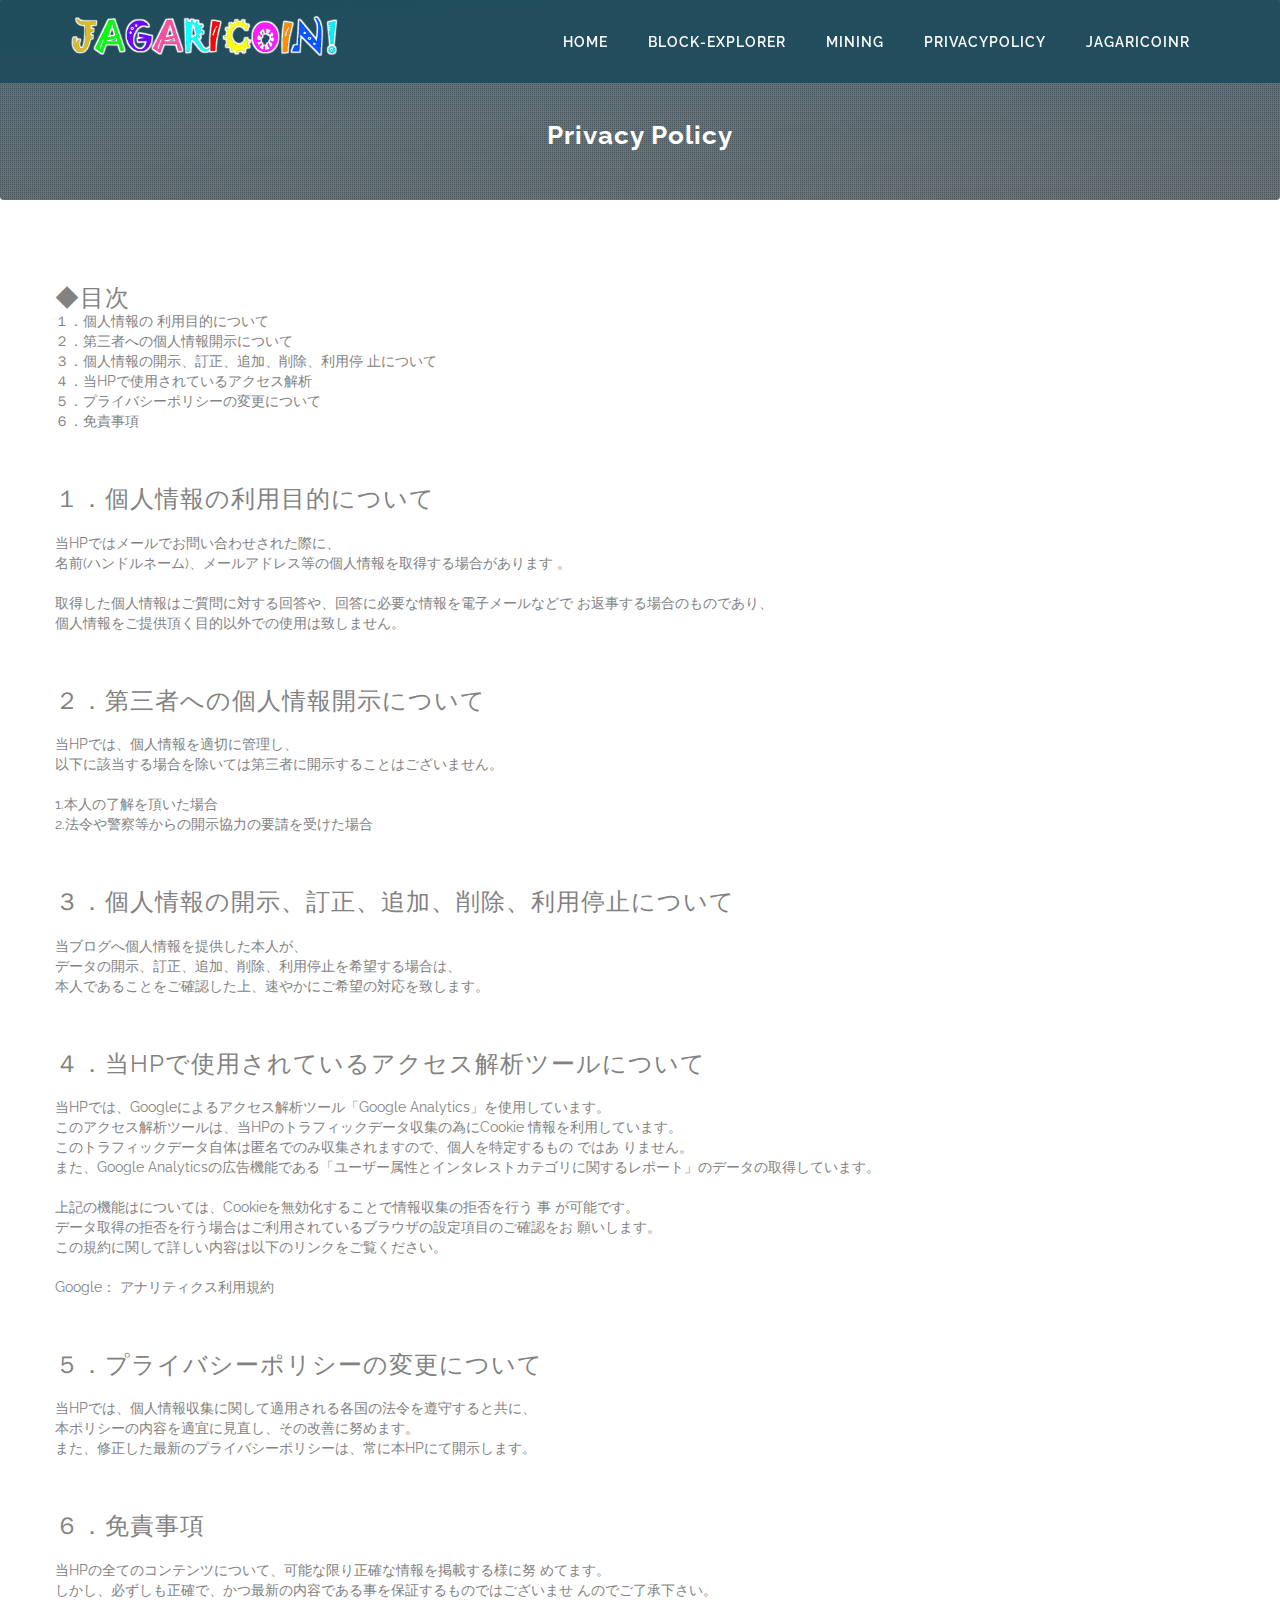
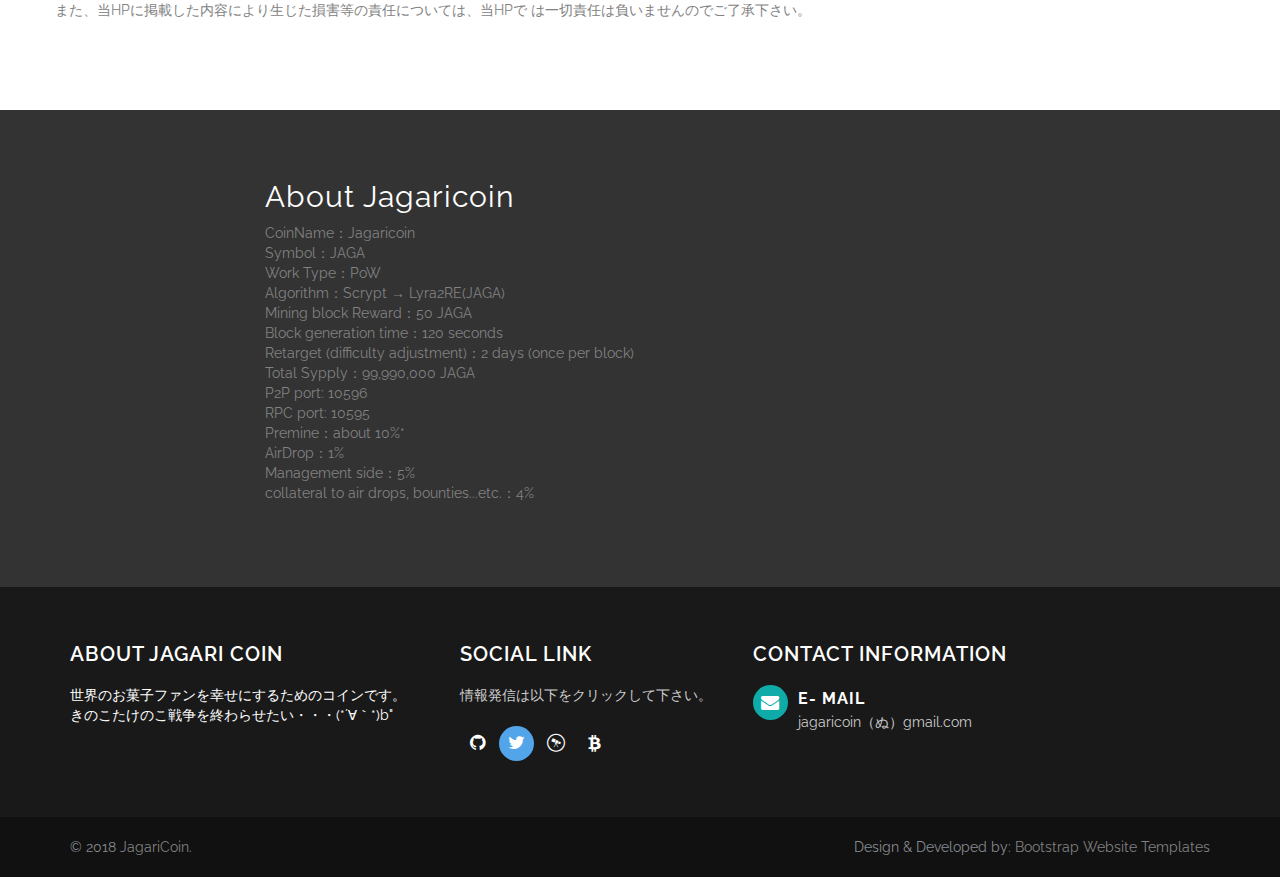
<file: privacy.html>
<!--
Template Name: ConsulbizTitle: Consulbiz free consulting business bootstrap website templateDescription: Consulbiz free bootstrap website template for consulting business company. Responsive Bootstrap 3 HTML5 website template for consultancy and consulting business.Keyword: consulting group, management consulting, consulting website, consultant website examples, consulting website design, consultancy website, best consulting websites, it consultant website, business consulting websites, best consulting website designs, consulting firm website design, websites for consultantsAuthor: Bootstrap Website TemplatesAuthor URI: https://bootstrapwebtemplates.com/Tags: consulting, consultancy, consultant, business, firms, corporate, copart, corporation, agency, corpLicense: Creative Commons Attribution 3.0 UnportedLicense URL: http://creativecommons.org/licenses/by/3.0/-->
<!DOCTYPE html><html lang="ja">
  <head>
    <!-- Global site tag (gtag.js) - Google Analytics -->
    <script async src="https://www.googletagmanager.com/gtag/js?id=UA-115290661-1"></script>
    <script>
      window.dataLayer = window.dataLayer || [];
      function gtag(){dataLayer.push(arguments);}
      gtag('js', new Date());
      gtag('config', 'UA-115290661-1');
    </script>
    <meta http-equiv="content-type" content="text/html; charset=utf-8">
    <meta http-equiv="X-UA-Compatible" content="IE=edge">
    <meta name="viewport" content="width=device-width, initial-scale=1">
    <meta name="description" content="JagariCoin">
    <meta name="keywords" content="JagariCoin">
    <meta name="author" content="JagariCoin">
    <title>JagariCoin：PrivacyPolicy</title>
    <!-- Animate.css -->
    <link rel="stylesheet" href="css/animate.css">
    <!-- Bootstrap Core CSS -->
    <link href="css/bootstrap.min.css" rel="stylesheet">
    <!-- Owl Carousel  -->
    <link rel="stylesheet" href="css/owl.carousel.min.css">
    <link rel="stylesheet" href="css/owl.theme.default.min.css">
    <!-- Plugin CSS -->
    <link rel="stylesheet" href="css/font-awesome.min.css">
    <link rel="stylesheet" href="css/simple-line-icons.css">
    <link rel="stylesheet" href="css/jquery.lightbox.min.css">
    <!-- Theme CSS -->
    <link href="css/style.css" rel="stylesheet">
    <!-- Custom Fonts -->
    <link href="https://fonts.googleapis.com/css?family=Raleway:400,500,600,700,800,900"
      rel="stylesheet">
    <!-- HTML5 Shim and Respond.js IE8 support of HTML5 elements and media queries -->
    <!-- WARNING: Respond.js doesn't work if you view the page via file:// -->
    <!--[if lt IE 9]>
        <script src="https://oss.maxcdn.com/libs/html5shiv/3.7.0/html5shiv.js"></script>        <script src="https://oss.maxcdn.com/libs/respond.js/1.4.2/respond.min.js"></script>    <![endif]-->
  </head>
  <body>
    <nav id="mainNav" class="navbar navbar-default navbar-fixed-top">
      <div class="container">
        <!-- Brand and toggle get grouped for better mobile display -->
        <div class="navbar-header"> <button type="button" class="navbar-toggle collapsed"
            data-toggle="collapse" data-target="#bs-example-navbar-collapse-1">
            <span class="sr-only">Toggle navigation</span><i class="fa fa-bars"></i>
          </button> <a class="navbar-brand page-scroll" href="#"><img src="images/logo.png"
              class="img-responsive"></a> </div>
        <!-- Collect the nav links, forms, and other content for toggling -->
        <div class="collapse navbar-collapse" id="bs-example-navbar-collapse-1">
          <ul class="nav navbar-nav navbar-right">
            <li> <a href="index.html">Home</a> </li>
            <li> <a href="http://block-explorer.jagaricoin.tk:7080/">Block-Explorer</a>
            </li>
            <li> <a href="mining.html">Mining</a> </li>
            <li> <a href="privacy.html">PrivacyPolicy</a> </li>
            <li> <a href="http://www.jagaricoin-r.cf">JagariCoinR</a> </li>
          </ul>
        </div>
        <!-- /.navbar-collapse --> </div>
      <!-- /.container-fluid --> </nav>
    <header class="breadcrumb">
      <div class="container">
        <div class="row">
          <div class="col-sm-12 text-center">
            <div class="bwt-header-content">
              <div class="bwt-header-content-inner">
                <h2>Privacy Policy</h2>
              </div>
            </div>
          </div>
        </div>
      </div>
    </header>
    <section id="about" class="bwt-about text-left">
      <div class="container">
        <div class="row">
          <div align="center">
            <h3 id="mokuji" style="text-align: left;">◆目次</h3>
            <div style="text-align: left;"><a href="#title1">１．個人情報の 利用目的について</a></div>
            <div style="text-align: left;"><a href="#title2">２．第三者への個人情報開示について</a></div>
            <div style="text-align: left;"><a href="#title3">３．個人情報の開示、訂正、追加、削除、利用停 止について</a></div>
            <div style="text-align: left;"><a href="#title4">４．当HPで使用されているアクセス解析</a></div>
            <div style="text-align: left;"><a href="#title5">５．プライバシーポリシーの変更について</a></div>
            <div style="text-align: left;"><a href="#title6">６．免責事項</a></div>
            <div style="text-align: left;" id="title1"><br>
            </div>
            <div style="text-align: left;"><br>
            </div>
            <h3 style="text-align: left;" id="title2">１．個人情報の利用目的について</h3>
            <div style="text-align: left;"><br>
            </div>
            <div style="text-align: left;">当HPではメールでお問い合わせされた際に、</div>
            <div style="text-align: left;">名前(ハンドルネーム)、メールアドレス等の個人情報を取得する場合があります
              。</div>
            <div style="text-align: left;"><br>
            </div>
            <div style="text-align: left;">取得した個人情報はご質問に対する回答や、回答に必要な情報を電子メールなどで
              お返事する場合のものであり、</div>
            <div style="text-align: left;">個人情報をご提供頂く目的以外での使用は致しません。</div>
            <div style="text-align: left;"><br>
            </div>
            <div style="text-align: left;"><br>
            </div>
            <h3 style="text-align: left;" id="title3">２．第三者への個人情報開示について</h3>
            <div style="text-align: left;"><br>
            </div>
            <div style="text-align: left;">当HPでは、個人情報を適切に管理し、</div>
            <div style="text-align: left;">以下に該当する場合を除いては第三者に開示することはございません。</div>
            <div style="text-align: left;"><br>
            </div>
            <div style="text-align: left;">1.本人の了解を頂いた場合</div>
            <div style="text-align: left;">2.法令や警察等からの開示協力の要請を受けた場合</div>
            <div style="text-align: left;"><br>
            </div>
            <div style="text-align: left;"><br>
            </div>
            <h3 style="text-align: left;" id="title4">３．個人情報の開示、訂正、追加、削除、利用停止について</h3>
            <div style="text-align: left;"><br>
            </div>
            <div style="text-align: left;">当ブログへ個人情報を提供した本人が、</div>
            <div style="text-align: left;">データの開示、訂正、追加、削除、利用停止を希望する場合は、</div>
            <div style="text-align: left;">本人であることをご確認した上、速やかにご希望の対応を致します。</div>
            <div style="text-align: left;"><br>
            </div>
            <div style="text-align: left;"><br>
            </div>
            <h3 style="text-align: left;" id="title5">４．当HPで使用されているアクセス解析ツールについて</h3>
            <div style="text-align: left;"><br>
            </div>
            <div style="text-align: left;">当HPでは、Googleによるアクセス解析ツール「Google
              Analytics」を使用しています。</div>
            <div style="text-align: left;">このアクセス解析ツールは、当HPのトラフィックデータ収集の為にCookie
              情報を利用しています。</div>
            <div style="text-align: left;">このトラフィックデータ自体は匿名でのみ収集されますので、個人を特定するもの
              ではあ りません。</div>
            <div style="text-align: left;">また、Google
              Analyticsの広告機能である「ユーザー属性とインタレストカテゴリに関するレポート」のデータの取得しています。</div>
            <div style="text-align: left;"><br>
            </div>
            <div style="text-align: left;">上記の機能はについては、Cookieを無効化することで情報収集の拒否を行う
              事 が可能です。</div>
            <div style="text-align: left;">データ取得の拒否を行う場合はご利用されているブラウザの設定項目のご確認をお
              願いします。</div>
            <div style="text-align: left;">この規約に関して詳しい内容は以下のリンクをご覧ください。</div>
            <div style="text-align: left;"><br>
            </div>
            <div style="text-align: left;"><a href="https://www.google.com/analytics/terms/jp.html"
                target="_blank" rel="noopener" data-mce-href="https://www.google.com/analytics/terms/jp.html">Google：
                アナリティクス利用規約</a></div>
            <div style="text-align: left;"><br>
            </div>
            <div style="text-align: left;"><br>
            </div>
            <h3 style="text-align: left;" id="title6">５．プライバシーポリシーの変更について</h3>
            <div style="text-align: left;"><br>
            </div>
            <div style="text-align: left;">当HPでは、個人情報収集に関して適用される各国の法令を遵守すると共に、</div>
            <div style="text-align: left;">本ポリシーの内容を適宜に見直し、その改善に努めます。</div>
            <div style="text-align: left;">また、修正した最新のプライバシーポリシーは、常に本HPにて開示します。</div>
            <div style="text-align: left;"><br>
            </div>
            <div style="text-align: left;"><br>
            </div>
            <h3 style="text-align: left;" id="title7">６．免責事項</h3>
            <div style="text-align: left;"><br>
            </div>
            <div style="text-align: left;">当HPの全てのコンテンツについて、可能な限り正確な情報を掲載する様に努
              めてます。</div>
            <div style="text-align: left;">しかし、必ずしも正確で、かつ最新の内容である事を保証するものではございませ
              んのでご了承下さい。</div>
            <div style="text-align: left;">また、当HPに掲載した内容により生じた損害等の責任については、当HPで
              は一切責任は負いませんのでご了承下さい。<br>
              <div style="text-align: left;"><br>
              </div>
              <div style="text-align: left;"><br>
              </div>
            </div>
          </div>
        </div>
      </div>
    </section>
    <section class="bwt-subscribe">
      <div class="container">
        <div class="row animate-box fadeInUp animated-fast">
          <div class="col-md-8 col-md-offset-2 text-center bwt-heading">
            <h2 style="text-align: left;">About Jagaricoin</h2>
            <div style="text-align: left;"> CoinName：Jagaricoin<br>
              Symbol：JAGA<br>
              Work Type：PoW<br>
              Algorithm：Scrypt → Lyra2RE(JAGA)<br>
              Mining block Reward：50 JAGA<br>
              Block generation time：120 seconds<br>
              Retarget (difficulty adjustment)：2 days (once per block)<br>
              Total Sypply：99,990,000 JAGA<br>
              P2P port: 10596<br>
              RPC port: 10595<br>
              Premine：about 10%*<br>
              AirDrop：1%<br>
              Management side：5%<br>
              collateral to air drops, bounties...etc.：4%</div>
            &nbsp; </div>
        </div>
      </div>
    </section>
    <footer class="bwt-footer">
      <div class="container">
        <div class="row text-left">
          <div class="col-sm-6 col-md-4 ft-ht">
            <h3><span>About Jagari coin</span></h3>
            世界のお菓子ファンを幸せにするためのコインです。<br>
            きのこたけのこ戦争を終わらせたい・・・(*´∀｀*)b" </div>
          <div class="col-sm-6 col-md-3 ft-ht">
            <h3><span>Social LINK</span></h3>
            <p>情報発信は以下をクリックして下さい。</p>
            <div class="social"> <a href="https://github.com/jagaricoin-project/jagaricoin">
                <i class="fa fa-github github fa-spin"></i></a> <a href="https://twitter.com/JagariProject">
                <i class="fa fa-twitter twitter fa-spin"></i></a> <a href="http://block-explorer.jagaricoin.tk:7080/">
                <i class="fa fa-wpexplorer BlockChainExplorer fa-spin"></i></a>
              <a href="https://bitcointalk.org/index.php?topic=3929712"><i class="fa fa-bitcoin  fa-spin"></i></a>
            </div>
          </div>
          <div class="col-sm-6 col-md-3 ft-ht">
            <h3><span>Contact Information</span></h3>
            <div>
              <div class="clearfix">
                <div class="icon" style="font-size:18px;"><i class="fa fa-envelope"></i></div>
                <div class="icon-text">
                  <h4>E- Mail</h4>
                  <p>jagaricoin（ぬ）gmail.com</p>
                </div>
              </div>
            </div>
          </div>
        </div>
      </div>
    </footer>
    <div class="bwt-footer-copyright">
      <div class="container">
        <div class="row">
          <div class="col-md-6 copyright">
            <div class="left-text">© 2018 <a href="http://www.jagaricoin.tk/">JagariCoin</a>.</div>
          </div>
        </div>
      </div>
    </div>
    <!--//contact-->
    <div class="gototop js-top"> <a href="#" onclick="topFunction()" class="js-gotop"><i
          class="icon-arrow-up"></i></a> </div>
    <!-- jQuery -->
    <script src="js/jquery.min.js"></script>
    <!-- Bootstrap Core JavaScript -->
    <script src="js/bootstrap.min.js"></script>
    <!-- Waypoints -->
    <script src="js/jquery.waypoints.min.js"></script>
    <!-- Lightbox JavaScript-->
    <script src="js/jquery.lightbox.min.js"></script>
    <!-- Carousel -->
    <script src="js/owl.carousel.min.js"></script>
    <!-- countTo -->
    <script src="js/jquery.countTo.js"></script>
    <!-- Theme JavaScript -->
    <script src="js/script.js"></script>
  </body>
</html>
</file>
<file: css/simple-line-icons.css>
@font-face {
  font-family: 'simple-line-icons';
  src: url('../fonts/Simple-Line-Icons.eot?v=2.4.0');
  src: url('../fonts/Simple-Line-Icons.eot?v=2.4.0#iefix') format('embedded-opentype'), url('../fonts/Simple-Line-Icons.woff2?v=2.4.0') format('woff2'), url('../fonts/Simple-Line-Icons.ttf?v=2.4.0') format('truetype'), url('../fonts/Simple-Line-Icons.woff?v=2.4.0') format('woff'), url('../fonts/Simple-Line-Icons.svg?v=2.4.0#simple-line-icons') format('svg');
  font-weight: normal;
  font-style: normal;
}
/*
 Use the following CSS code if you want to have a class per icon.
 Instead of a list of all class selectors, you can use the generic [class*="icon-"] selector, but it's slower:
*/
.icon-user,
.icon-people,
.icon-user-female,
.icon-user-follow,
.icon-user-following,
.icon-user-unfollow,
.icon-login,
.icon-logout,
.icon-emotsmile,
.icon-phone,
.icon-call-end,
.icon-call-in,
.icon-call-out,
.icon-map,
.icon-location-pin,
.icon-direction,
.icon-directions,
.icon-compass,
.icon-layers,
.icon-menu,
.icon-list,
.icon-options-vertical,
.icon-options,
.icon-arrow-down,
.icon-arrow-left,
.icon-arrow-right,
.icon-arrow-up,
.icon-arrow-up-circle,
.icon-arrow-left-circle,
.icon-arrow-right-circle,
.icon-arrow-down-circle,
.icon-check,
.icon-clock,
.icon-plus,
.icon-minus,
.icon-close,
.icon-event,
.icon-exclamation,
.icon-organization,
.icon-trophy,
.icon-screen-smartphone,
.icon-screen-desktop,
.icon-plane,
.icon-notebook,
.icon-mustache,
.icon-mouse,
.icon-magnet,
.icon-energy,
.icon-disc,
.icon-cursor,
.icon-cursor-move,
.icon-crop,
.icon-chemistry,
.icon-speedometer,
.icon-shield,
.icon-screen-tablet,
.icon-magic-wand,
.icon-hourglass,
.icon-graduation,
.icon-ghost,
.icon-game-controller,
.icon-fire,
.icon-eyeglass,
.icon-envelope-open,
.icon-envelope-letter,
.icon-bell,
.icon-badge,
.icon-anchor,
.icon-wallet,
.icon-vector,
.icon-speech,
.icon-puzzle,
.icon-printer,
.icon-present,
.icon-playlist,
.icon-pin,
.icon-picture,
.icon-handbag,
.icon-globe-alt,
.icon-globe,
.icon-folder-alt,
.icon-folder,
.icon-film,
.icon-feed,
.icon-drop,
.icon-drawer,
.icon-docs,
.icon-doc,
.icon-diamond,
.icon-cup,
.icon-calculator,
.icon-bubbles,
.icon-briefcase,
.icon-book-open,
.icon-basket-loaded,
.icon-basket,
.icon-bag,
.icon-action-undo,
.icon-action-redo,
.icon-wrench,
.icon-umbrella,
.icon-trash,
.icon-tag,
.icon-support,
.icon-frame,
.icon-size-fullscreen,
.icon-size-actual,
.icon-shuffle,
.icon-share-alt,
.icon-share,
.icon-rocket,
.icon-question,
.icon-pie-chart,
.icon-pencil,
.icon-note,
.icon-loop,
.icon-home,
.icon-grid,
.icon-graph,
.icon-microphone,
.icon-music-tone-alt,
.icon-music-tone,
.icon-earphones-alt,
.icon-earphones,
.icon-equalizer,
.icon-like,
.icon-dislike,
.icon-control-start,
.icon-control-rewind,
.icon-control-play,
.icon-control-pause,
.icon-control-forward,
.icon-control-end,
.icon-volume-1,
.icon-volume-2,
.icon-volume-off,
.icon-calendar,
.icon-bulb,
.icon-chart,
.icon-ban,
.icon-bubble,
.icon-camrecorder,
.icon-camera,
.icon-cloud-download,
.icon-cloud-upload,
.icon-envelope,
.icon-eye,
.icon-flag,
.icon-heart,
.icon-info,
.icon-key,
.icon-link,
.icon-lock,
.icon-lock-open,
.icon-magnifier,
.icon-magnifier-add,
.icon-magnifier-remove,
.icon-paper-clip,
.icon-paper-plane,
.icon-power,
.icon-refresh,
.icon-reload,
.icon-settings,
.icon-star,
.icon-symbol-female,
.icon-symbol-male,
.icon-target,
.icon-credit-card,
.icon-paypal,
.icon-social-tumblr,
.icon-social-twitter,
.icon-social-facebook,
.icon-social-instagram,
.icon-social-linkedin,
.icon-social-pinterest,
.icon-social-github,
.icon-social-google,
.icon-social-reddit,
.icon-social-skype,
.icon-social-dribbble,
.icon-social-behance,
.icon-social-foursqare,
.icon-social-soundcloud,
.icon-social-spotify,
.icon-social-stumbleupon,
.icon-social-youtube,
.icon-social-dropbox,
.icon-social-vkontakte,
.icon-social-steam {
  font-family: 'simple-line-icons';
  speak: none;
  font-style: normal;
  font-weight: normal;
  font-variant: normal;
  text-transform: none;
  line-height: 1;
  /* Better Font Rendering =========== */
  -webkit-font-smoothing: antialiased;
  -moz-osx-font-smoothing: grayscale;
}
.icon-user:before {
  content: "\e005";
}
.icon-people:before {
  content: "\e001";
}
.icon-user-female:before {
  content: "\e000";
}
.icon-user-follow:before {
  content: "\e002";
}
.icon-user-following:before {
  content: "\e003";
}
.icon-user-unfollow:before {
  content: "\e004";
}
.icon-login:before {
  content: "\e066";
}
.icon-logout:before {
  content: "\e065";
}
.icon-emotsmile:before {
  content: "\e021";
}
.icon-phone:before {
  content: "\e600";
}
.icon-call-end:before {
  content: "\e048";
}
.icon-call-in:before {
  content: "\e047";
}
.icon-call-out:before {
  content: "\e046";
}
.icon-map:before {
  content: "\e033";
}
.icon-location-pin:before {
  content: "\e096";
}
.icon-direction:before {
  content: "\e042";
}
.icon-directions:before {
  content: "\e041";
}
.icon-compass:before {
  content: "\e045";
}
.icon-layers:before {
  content: "\e034";
}
.icon-menu:before {
  content: "\e601";
}
.icon-list:before {
  content: "\e067";
}
.icon-options-vertical:before {
  content: "\e602";
}
.icon-options:before {
  content: "\e603";
}
.icon-arrow-down:before {
  content: "\e604";
}
.icon-arrow-left:before {
  content: "\e605";
}
.icon-arrow-right:before {
  content: "\e606";
}
.icon-arrow-up:before {
  content: "\e607";
}
.icon-arrow-up-circle:before {
  content: "\e078";
}
.icon-arrow-left-circle:before {
  content: "\e07a";
}
.icon-arrow-right-circle:before {
  content: "\e079";
}
.icon-arrow-down-circle:before {
  content: "\e07b";
}
.icon-check:before {
  content: "\e080";
}
.icon-clock:before {
  content: "\e081";
}
.icon-plus:before {
  content: "\e095";
}
.icon-minus:before {
  content: "\e615";
}
.icon-close:before {
  content: "\e082";
}
.icon-event:before {
  content: "\e619";
}
.icon-exclamation:before {
  content: "\e617";
}
.icon-organization:before {
  content: "\e616";
}
.icon-trophy:before {
  content: "\e006";
}
.icon-screen-smartphone:before {
  content: "\e010";
}
.icon-screen-desktop:before {
  content: "\e011";
}
.icon-plane:before {
  content: "\e012";
}
.icon-notebook:before {
  content: "\e013";
}
.icon-mustache:before {
  content: "\e014";
}
.icon-mouse:before {
  content: "\e015";
}
.icon-magnet:before {
  content: "\e016";
}
.icon-energy:before {
  content: "\e020";
}
.icon-disc:before {
  content: "\e022";
}
.icon-cursor:before {
  content: "\e06e";
}
.icon-cursor-move:before {
  content: "\e023";
}
.icon-crop:before {
  content: "\e024";
}
.icon-chemistry:before {
  content: "\e026";
}
.icon-speedometer:before {
  content: "\e007";
}
.icon-shield:before {
  content: "\e00e";
}
.icon-screen-tablet:before {
  content: "\e00f";
}
.icon-magic-wand:before {
  content: "\e017";
}
.icon-hourglass:before {
  content: "\e018";
}
.icon-graduation:before {
  content: "\e019";
}
.icon-ghost:before {
  content: "\e01a";
}
.icon-game-controller:before {
  content: "\e01b";
}
.icon-fire:before {
  content: "\e01c";
}
.icon-eyeglass:before {
  content: "\e01d";
}
.icon-envelope-open:before {
  content: "\e01e";
}
.icon-envelope-letter:before {
  content: "\e01f";
}
.icon-bell:before {
  content: "\e027";
}
.icon-badge:before {
  content: "\e028";
}
.icon-anchor:before {
  content: "\e029";
}
.icon-wallet:before {
  content: "\e02a";
}
.icon-vector:before {
  content: "\e02b";
}
.icon-speech:before {
  content: "\e02c";
}
.icon-puzzle:before {
  content: "\e02d";
}
.icon-printer:before {
  content: "\e02e";
}
.icon-present:before {
  content: "\e02f";
}
.icon-playlist:before {
  content: "\e030";
}
.icon-pin:before {
  content: "\e031";
}
.icon-picture:before {
  content: "\e032";
}
.icon-handbag:before {
  content: "\e035";
}
.icon-globe-alt:before {
  content: "\e036";
}
.icon-globe:before {
  content: "\e037";
}
.icon-folder-alt:before {
  content: "\e039";
}
.icon-folder:before {
  content: "\e089";
}
.icon-film:before {
  content: "\e03a";
}
.icon-feed:before {
  content: "\e03b";
}
.icon-drop:before {
  content: "\e03e";
}
.icon-drawer:before {
  content: "\e03f";
}
.icon-docs:before {
  content: "\e040";
}
.icon-doc:before {
  content: "\e085";
}
.icon-diamond:before {
  content: "\e043";
}
.icon-cup:before {
  content: "\e044";
}
.icon-calculator:before {
  content: "\e049";
}
.icon-bubbles:before {
  content: "\e04a";
}
.icon-briefcase:before {
  content: "\e04b";
}
.icon-book-open:before {
  content: "\e04c";
}
.icon-basket-loaded:before {
  content: "\e04d";
}
.icon-basket:before {
  content: "\e04e";
}
.icon-bag:before {
  content: "\e04f";
}
.icon-action-undo:before {
  content: "\e050";
}
.icon-action-redo:before {
  content: "\e051";
}
.icon-wrench:before {
  content: "\e052";
}
.icon-umbrella:before {
  content: "\e053";
}
.icon-trash:before {
  content: "\e054";
}
.icon-tag:before {
  content: "\e055";
}
.icon-support:before {
  content: "\e056";
}
.icon-frame:before {
  content: "\e038";
}
.icon-size-fullscreen:before {
  content: "\e057";
}
.icon-size-actual:before {
  content: "\e058";
}
.icon-shuffle:before {
  content: "\e059";
}
.icon-share-alt:before {
  content: "\e05a";
}
.icon-share:before {
  content: "\e05b";
}
.icon-rocket:before {
  content: "\e05c";
}
.icon-question:before {
  content: "\e05d";
}
.icon-pie-chart:before {
  content: "\e05e";
}
.icon-pencil:before {
  content: "\e05f";
}
.icon-note:before {
  content: "\e060";
}
.icon-loop:before {
  content: "\e064";
}
.icon-home:before {
  content: "\e069";
}
.icon-grid:before {
  content: "\e06a";
}
.icon-graph:before {
  content: "\e06b";
}
.icon-microphone:before {
  content: "\e063";
}
.icon-music-tone-alt:before {
  content: "\e061";
}
.icon-music-tone:before {
  content: "\e062";
}
.icon-earphones-alt:before {
  content: "\e03c";
}
.icon-earphones:before {
  content: "\e03d";
}
.icon-equalizer:before {
  content: "\e06c";
}
.icon-like:before {
  content: "\e068";
}
.icon-dislike:before {
  content: "\e06d";
}
.icon-control-start:before {
  content: "\e06f";
}
.icon-control-rewind:before {
  content: "\e070";
}
.icon-control-play:before {
  content: "\e071";
}
.icon-control-pause:before {
  content: "\e072";
}
.icon-control-forward:before {
  content: "\e073";
}
.icon-control-end:before {
  content: "\e074";
}
.icon-volume-1:before {
  content: "\e09f";
}
.icon-volume-2:before {
  content: "\e0a0";
}
.icon-volume-off:before {
  content: "\e0a1";
}
.icon-calendar:before {
  content: "\e075";
}
.icon-bulb:before {
  content: "\e076";
}
.icon-chart:before {
  content: "\e077";
}
.icon-ban:before {
  content: "\e07c";
}
.icon-bubble:before {
  content: "\e07d";
}
.icon-camrecorder:before {
  content: "\e07e";
}
.icon-camera:before {
  content: "\e07f";
}
.icon-cloud-download:before {
  content: "\e083";
}
.icon-cloud-upload:before {
  content: "\e084";
}
.icon-envelope:before {
  content: "\e086";
}
.icon-eye:before {
  content: "\e087";
}
.icon-flag:before {
  content: "\e088";
}
.icon-heart:before {
  content: "\e08a";
}
.icon-info:before {
  content: "\e08b";
}
.icon-key:before {
  content: "\e08c";
}
.icon-link:before {
  content: "\e08d";
}
.icon-lock:before {
  content: "\e08e";
}
.icon-lock-open:before {
  content: "\e08f";
}
.icon-magnifier:before {
  content: "\e090";
}
.icon-magnifier-add:before {
  content: "\e091";
}
.icon-magnifier-remove:before {
  content: "\e092";
}
.icon-paper-clip:before {
  content: "\e093";
}
.icon-paper-plane:before {
  content: "\e094";
}
.icon-power:before {
  content: "\e097";
}
.icon-refresh:before {
  content: "\e098";
}
.icon-reload:before {
  content: "\e099";
}
.icon-settings:before {
  content: "\e09a";
}
.icon-star:before {
  content: "\e09b";
}
.icon-symbol-female:before {
  content: "\e09c";
}
.icon-symbol-male:before {
  content: "\e09d";
}
.icon-target:before {
  content: "\e09e";
}
.icon-credit-card:before {
  content: "\e025";
}
.icon-paypal:before {
  content: "\e608";
}
.icon-social-tumblr:before {
  content: "\e00a";
}
.icon-social-twitter:before {
  content: "\e009";
}
.icon-social-facebook:before {
  content: "\e00b";
}
.icon-social-instagram:before {
  content: "\e609";
}
.icon-social-linkedin:before {
  content: "\e60a";
}
.icon-social-pinterest:before {
  content: "\e60b";
}
.icon-social-github:before {
  content: "\e60c";
}
.icon-social-google:before {
  content: "\e60d";
}
.icon-social-reddit:before {
  content: "\e60e";
}
.icon-social-skype:before {
  content: "\e60f";
}
.icon-social-dribbble:before {
  content: "\e00d";
}
.icon-social-behance:before {
  content: "\e610";
}
.icon-social-foursqare:before {
  content: "\e611";
}
.icon-social-soundcloud:before {
  content: "\e612";
}
.icon-social-spotify:before {
  content: "\e613";
}
.icon-social-stumbleupon:before {
  content: "\e614";
}
.icon-social-youtube:before {
  content: "\e008";
}
.icon-social-dropbox:before {
  content: "\e00c";
}
.icon-social-vkontakte:before {
  content: "\e618";
}
.icon-social-steam:before {
  content: "\e620";
}
</file>
<file: css/style.css>
/*!
Template Name: Consulbiz
Title: Consulbiz free consulting business bootstrap website template
Description: Consulbiz free bootstrap website template for consulting business company. Responsive Bootstrap 3 HTML5 website template for consultancy and consulting business.
Keyword: consulting group, management consulting, consulting website, consultant website examples, consulting website design, consultancy website, best consulting websites, it consultant website, business consulting websites, best consulting website designs, consulting firm website design, websites for consultants
Author: Bootstrap Website Templates
Author URI: https://bootstrapwebtemplates.com/
Tags: consulting, consultancy, consultant, business, firms, corporate, copart, corporation, agency, corp
License: Creative Commons Attribution 3.0 Unported
License URL: http://creativecommons.org/licenses/by/3.0/
*/

/*----*****---- << Table of Contents >> ----*****----*/
/*
01. CSS RESET
02. GENERAL
03. FORMS & BUTTONS
04. NAVIGATION
05. HEADER
06. ABOUT
07. SERVICES
08. PORTFOLIO
09. TEAM
10. CONTACT
11. FOOTER
12. CONTACT

/* CSS RESET * -------------------------- */

* {margin: 0px; padding: 0px; box-sizing:border-box;}

/* GENERAL * -------------------------- */

::-moz-selection {
  color: white;
  text-shadow: none;
  background: #222222;
}
::selection {
  color: white;
  text-shadow: none;
  background: #222222;
}
img::selection {
  color: white;
  background: transparent;
}
img::-moz-selection {
  color: white;
  background: transparent;
}
body{
	margin:0;
	font-family: 'Raleway', sans-serif;
	font-weight:400;
	overflow-x:hidden;
	color:#828282;
	font-size:14px;
	
}
html,
body {
  height: 100%;
  width: 100%;
}
a {
  -webkit-transition: all 0.35s;
  -moz-transition: all 0.35s;
  transition: all 0.35s;
  color: #828282;
}
a:hover,
a:focus {
  color: rgba(12, 184, 182, 0.91);
  text-decoration:none;
}
hr {
  width: 100%;
  margin: 20px 0;
  border-top:2px dashed #dedede;
}
hr.light {
  border-color: white;
}
h1,
h2,
h3,
h4,
h5,
h6 {
  font-family: 'Raleway', sans-serif;
  font-weight: normal;
  letter-spacing: 1px;
}
p {
  font-size: 16px;
  line-height: 1.5;
  margin-bottom: 20px;
}

#mainNav {
    background: rgba(28, 74, 90, 0.9) none repeat scroll 0 0;
}
/* CSS TOP MARGINS * -------------------------- */
.top-marg {margin-top:10px;}
.top-marg-2 {margin-top:20px;}
.top-marg-3 {margin-top:30px;}
.top-marg-4 {margin-top:40px;}
.top-marg-5 {margin-top:50px;}

/* FORMS & BUTTONS * -------------------------- */

.btn-box {
  color: white;
  border: 1px solid rgba(12, 184, 182, 0.91);
  background:rgba(12, 184, 182, 0.91);
}
.btn-box:hover,
.btn-box:focus,
.btn-box:active,
.btn-box.active {
  color: rgba(12, 184, 182, 0.91);
  background-color: #fff;
  border-color: #fff;
}
.btn {
  text-transform: uppercase;
  letter-spacing: 2px;
  border-radius: 2px;
}
.btn-xl {
  padding: 15px 30px;
    font-size: 14px;
    font-weight: 700;
}
textarea:focus,
input[type="text"]:focus,
input[type="password"]:focus,
input[type="datetime"]:focus,
input[type="datetime-local"]:focus,
input[type="date"]:focus,
input[type="month"]:focus,
input[type="time"]:focus,
input[type="week"]:focus,
input[type="number"]:focus,
input[type="email"]:focus,
input[type="url"]:focus,
input[type="search"]:focus,
input[type="tel"]:focus,
input[type="color"]:focus,
.uneditable-input:focus {   
  outline: none;
  border:1px solid #ccc !important;
  -webkit-box-shadow: none !important;
  -moz-box-shadow: none !important;
  box-shadow: none !important;
}
input[type="text"],
input[type="password"],
input[type="datetime"],
input[type="datetime-local"],
input[type="date"],
input[type="month"],
input[type="time"],
input[type="week"],
input[type="number"],
input[type="email"],
input[type="url"],
input[type="search"],
input[type="tel"],
input[type="color"],
.uneditable-input {
	padding: 15px;
    line-height: 20px;
    height: 50px;
}
textarea{
	padding: 15px;
}

/* NAVIGATION* -------------------------- */

.navbar-default {
  background-color:#222;
  border-color: transparent;
  -webkit-transition: all 0.35s;
  -moz-transition: all 0.35s;
  transition: all 0.35s;
  font-weight: 200;
  letter-spacing: 1px;
}
.navbar-default .nav{

}
.navbar-default .navbar-header .navbar-brand {
  height: auto;
    width: 300px;
    padding: 15px 15px;
}
.navbar-default .navbar-header .navbar-toggle {
    font-size: 12px;
    color: #000000;
    padding: 8px 10px;
    background: rgba(12, 184, 182, 0.91);
    border-color: rgba(12, 184, 182, 0.91);
}
.navbar-default .nav > li > a {
  text-transform: uppercase;
    letter-spacing: 1px;
    font-size: 14px;
    font-weight: 600;
    padding: 30px 20px;
}
.navbar-default .nav > li > a:hover,
.navbar-default .nav > li > a:focus {
  color: rgba(12, 184, 182, 0.91);
}
.navbar-default .nav > li.active > a,
.navbar-default .nav > li.active > a:focus {
  color: #fff!important;
    background-color: rgba(12, 184, 182, 0.91);
    border-radius:5px;
}
.navbar-default .nav > li.active > a:hover,
.navbar-default .nav > li.active > a:focus:hover {
  background-color: rgba(12, 184, 182, 0.91);
}
 
.navbar-default .navbar-header .navbar-brand:hover,
.navbar-default .navbar-header .navbar-brand:focus {
    color: white;
}
.navbar-default .nav > li > a,
.navbar-default .nav > li > a:focus {
    color: rgba(255, 255, 255, 1);
}

/* HEADER * -------------------------- */

header {
  position: relative;
  width: 100%;
  min-height: 100%;
  overflow-y: hidden;
  background: url("../images/img_bg_1.jpg");
  background-size:100%;
  color: white;
}
header:after {
  position: absolute;
  content:"";
  left:0;
  top:0;
  width:100%;
  height:100%;
  background:rgba(0,0,0,0) url("../images/overaly.png");
  opacity:0.8;
}
header .container {
  position: relative;
  z-index:1;
}
header .bwt-header-content {
  text-align: center;
  padding: 200px 0 50px;
  position: relative;
  height: 90vh;
}
header .bwt-header-content .bwt-header-content-inner {
  max-width: none;
  margin: 0;
  position: absolute;
  top: 60%;
  transform: translateY(-50%);
  width: 100%;
 
}
header .bwt-header-content .bwt-header-content-inner h1 {
  margin-top: 0;
  margin-bottom: 10px;
  font-size:70px;
  font-weight: 900;
  letter-spacing:0px;
  color: rgb(255, 255, 255);
  text-transform: uppercase;
}
header .bwt-header-content .bwt-header-content-inner h2 {
  margin-top: 0;
  margin-bottom: 30px;
  font-size: 22px;
  font-weight:400;
}
@-webkit-keyframes bounce {
	0%, 20%, 60%, 100%  { -ms-transform: translateY(0); }
	0%, 20%, 60%, 100%  { -o-transform: translateY(0); }
	0%, 20%, 60%, 100%  { -moz-transform: translateY(0); }
	0%, 20%, 60%, 100%  { -webkit-transform: translateY(0); }
    40%  { -webkit-transform: translateY(-20px); }
	80% { -webkit-transform: translateY(-10px); }
}

/* ABOUT * -------------------------- */

section {
  padding: 50px 0;
}
section .bwt-section-title {
  font-size: 38px;
  margin:0 0;
  font-weight:900;
  color: rgba(12, 184, 182, 0.91);
}
section h3{
  font-size:24px;
  text-transform:uppercase;
  margin: 15px 0 0 0;
}
section.bwt-about {
  position: relative;
}
section.bwt-about:before {
  content: "";
    position: absolute;
    top: -71px;
    left: 0;
    right: 0;
	display:block;
}
section.bwt-about blockquote {
      background: rgba(12, 184, 182, 0.91);
    border-left: 0px solid #ccc;
    padding: 20px;
    quotes: "\201C""\201D""\2018""\2019";
    color: #fff;
    font-weight: 300;
    font-size: 20px;
	margin:30px 0;
}
section.bwt-about blockquote:before {
  color: #fff;
  content: open-quote;
  font-size: 4em;
  line-height: 0.1em;
  margin-right: 0.25em;
  vertical-align: -0.4em;
}


section.bwt-buyrate .bwt-section-title{
  color: #fff;
}
section.bwt-buyrate .bdr{ border:2px solid #fff; background:#fff; border-radius:5px; padding:30px 20px; margin:10px 0 0 0; }
section.bwt-buyrate h2{ font-size:32px; font-weight:600; color:rgba(12, 184, 182, 0.91); text-transform:uppercase; letter-spacing: 1px;border-bottom: 1px dashed rgba(12, 184, 182, 0.91);padding-bottom: 15px;}
section.bwt-buyrate .image{ background:#fff; width:60%; margin:10px auto; padding: 10px 20px; border-radius:5px;}
section.bwt-buyrate p{ font-size:16px; font-weight:400; color:#555; line-height: 30px;margin: 10px 0 0 0;}
section.bwt-buyrate a{ display:inline-block; background:rgba(12, 184, 182, 0.91); color:#fff; padding:13px 20px; margin:25px 0 0 0; text-transform:uppercase; font-weight:300; border-radius:3px; height:50px; font-size:16px; letter-spacing:1px; }
section.bwt-buyrate a:hover{ background:#333; color:#fff; }

/* FOOTER * -------------------------- */

footer.bwt-footer {
  background-color: #222222;
  padding:40px 0;
  color: rgba(255, 255, 255, 0.3);
  text-align: center;
}
footer.bwt-footer .btn-xl {
    padding:10px 20px;
}
footer.bwt-footer{ background:#191919; color:#fff; padding:4em 0;}
footer.bwt-footer h3{font-size:20px; font-weight:600; margin:0 0 10px 0; color:#fff; text-transform:uppercase; padding:0 0 10px 0; overflow: hidden;}
footer.bwt-footer p{ color: #ccc;font-size: 14px;  margin: 0 0 0 0;}
footer.bwt-footer .icon, footer.bwt-footer .icon-text { float:left;}
footer.bwt-footer .icon-text {width: -moz-calc(100% - 45px); width: -webkit-calc(100% - 45px); width: calc(100% - 45px); display:inline-block; vertical-align:top;}
footer.bwt-footer .bdr{ margin:0 0 10px 0;}
footer.bwt-footer .icon {
    margin: 0 10px 0 0;
    width: 35px;
    height: 35px;
    font-size: 20px;
    vertical-align: middle;
    color: #fff;
    background: #0eaba9;
    border-radius: 50%;
    text-align: center;
    line-height: 35px;
    }
footer.bwt-footer h4{ font-size:16px; font-weight:700; text-transform:uppercase; margin:5px 0;}
footer.bwt-footer .box-1{ margin-top:50px;}
footer.bwt-footer ul li{ list-style:none; line-height:28px;}
footer.bwt-footer ul li a{ color:#ccc; font-size:14px; font-weight:400;}
footer.bwt-footer ul li a i{ color:#0eaba9; font-size:16px; margin: 0 5px 0 0;}
footer.bwt-footer .social {margin:20px 0 0 0;}
footer.bwt-footer .social i {
color: #fff;
font-size: 18px;
display: inline-block;
width: 35px;
height: 35px;
text-align: center;
line-height: 35px;
border-radius: 35px;
}
.facebook{ background:#006699;}
.twitter{ background:#52a5e9;}
.google{ background:#d62221;}
.linked{ background:#006699;}
.youtube{ background:#ee1c1b;}


.bwt-footer-copyright { font-size:14px; background:#111; color: #878C92; padding:10px 0; line-height:20px;}
.bwt-footer-copyright .left-text{ text-align:left; margin:10px 0;}
.bwt-footer-copyright .right-text{ text-align:right; margin:10px 0;}

.navbar-collapse ul {
  padding: 0;
  margin: 2px 0 0 0;
}
.navbar-collapse ul li {
  padding: 0;
  margin: 0;
  list-style: none;
  display: inline;
}
.navbar-collapse ul li a {
  font-size: 14px;
  padding: 30px 10px;
  text-transform: uppercase;
  color: rgba(255, 255, 255, 0.5);
  -webkit-transition: 0.5s;
  -o-transition: 0.5s;
  transition: 0.5s;
}
.navbar-collapse ul li a:hover, .navbar-collapse ul li a:focus, .navbar-collapse ul li a:active {
  color: white;
}
.navbar-collapse ul li.has-dropdown {
  position: relative;
}
.navbar-collapse ul li.has-dropdown .dropdown {
  width: 130px;
  -webkit-box-shadow: 0px 14px 33px -9px rgba(0, 0, 0, 0.75);
  -moz-box-shadow: 0px 14px 33px -9px rgba(0, 0, 0, 0.75);
  box-shadow: 0px 14px 33px -9px rgba(0, 0, 0, 0.75);
  z-index: 1002;
  visibility: hidden;
  opacity: 0;
  position: absolute;
  top: 75px;
  left: 0;
  text-align: left;
  background: #fff;
  padding: 20px;
  -webkit-border-radius: 4px;
  -moz-border-radius: 4px;
  -ms-border-radius: 4px;
  border-radius: 4px;
  -webkit-transition: 0s;
  -o-transition: 0s;
  transition: 0s;
}
.navbar-collapse ul li.has-dropdown .dropdown:before {
  bottom: 100%;
  left: 40px;
  border: solid transparent;
  content: " ";
  height: 0;
  width: 0;
  position: absolute;
  pointer-events: none;
  border-bottom-color: #fff;
  border-width: 8px;
  margin-left: -8px;
}
.navbar-collapse ul li.has-dropdown .dropdown li {
  display: block;
  margin-bottom: 7px;
}
.navbar-collapse ul li.has-dropdown .dropdown li:last-child {
  margin-bottom: 0;
}
.navbar-collapse ul li.has-dropdown .dropdown li a {
  padding: 2px 0;
  display: block;
  color: #999999;
  line-height: 1.2;
  text-transform: none;
  font-size: 15px;
}
.navbar-collapse ul li.has-dropdown .dropdown li a:hover {
  color: #000;
}
.navbar-collapse ul li.has-dropdown:hover a, .navbar-collapse ul li.has-dropdown:focus a {
  color: #fff;
}
.navbar-collapse ul li.btn-cta a {
  color: #F85A16;
}
.navbar-collapse ul li.btn-cta a span {
  background: #fff;
  padding: 4px 20px;
  display: -moz-inline-stack;
  display: inline-block;
  zoom: 1;
  *display: inline;
  -webkit-transition: 0.3s;
  -o-transition: 0.3s;
  transition: 0.3s;
  -webkit-border-radius: 100px;
  -moz-border-radius: 100px;
  -ms-border-radius: 100px;
  border-radius: 100px;
}
.navbar-collapse ul li.btn-cta a:hover span {
  -webkit-box-shadow: 0px 14px 20px -9px rgba(0, 0, 0, 0.75);
  -moz-box-shadow: 0px 14px 20px -9px rgba(0, 0, 0, 0.75);
  box-shadow: 0px 14px 20px -9px rgba(0, 0, 0, 0.75);
}
.navbar-collapse ul li.active > a {
  color: #fff !important;
}

.gototop {
  position: fixed;
  bottom: 20px;
  right: 20px;
  z-index: 999;
  opacity: 0;
  visibility: hidden;
  -webkit-transition: 0.5s;
  -o-transition: 0.5s;
  transition: 0.5s;
}
.gototop.active {
  opacity: 1;
  visibility: visible;
}
.gototop a {
  width: 50px;
  height: 50px;
  display: table;
  background: rgba(0, 0, 0, 0.5);
  color: #fff;
  text-align: center;
  -webkit-border-radius: 4px;
  -moz-border-radius: 4px;
  -ms-border-radius: 4px;
  border-radius: 4px;
}
.gototop a i {
  height: 50px;
  display: table-cell;
  vertical-align: middle;
}
.gototop a:hover, .gototop a:active, .gototop a:focus {
  text-decoration: none;
  outline: none;
}
.feature-center .icon {
  width: 90px;
  height: 90px;
  background: #efefef;
  display: table;
  text-align: center;
  margin: 0 auto 30px auto;
  -webkit-border-radius: 50%;
  -moz-border-radius: 50%;
  -ms-border-radius: 50%;
  border-radius: 50%;
}
.feature-center .icon i {
  display: table-cell;
  vertical-align: middle;
  height: 90px;
  font-size: 40px;
  line-height: 40px;
  color: rgba(12, 184, 182, 0.91);
}
.feature-center p, .feature-center h3 {
  margin-bottom: 30px;
}
.feature-center h3 {
  text-transform: uppercase;
  font-size: 18px;
  color: #5d5d5d;
}
.feature-center {
    text-align: center;
}
.bwt-bg {
    background-position: center center;
    position: relative;
    width: 100%;
}
.video{
    background:url('../images/img_1.jpg');
    text-align:center;
    transition: all 0.5s ease 0s;
	border-radius:5px;
	height: 240px;
	margin-top:0;
	overflow: hidden;
	position: relative;
}

.video a {
    background: #fff none repeat scroll 0 0;
    border-radius: 50%;
    box-shadow: 0 14px 30px -15px rgba(0, 0, 0, 0.75);
    display: table;
    height: 90px;
    left: 50%;
    margin-left: -45px;
    margin-top: -45px;
    text-align: center;
    top: 50%;
    width: 90px;
    z-index: 1001;
}
.bwt-video{
 background: #efefef;
}
.bwt-video .overlay {
    background: rgba(0, 0, 0, 0.5) none repeat scroll 0 0;
    bottom: 0;
    left: 0;
    position: absolute;
    right: 0;
    top: 0;
    transition: all 0.5s ease 0s;
}
.bwt-video a i {
	color:rgba(12, 184, 182, 0.91);
    display: table-cell;
    font-size: 40px;
    text-align: center;
    vertical-align: middle;
}
.bwt-video {
    padding-bottom:80px;
    overflow: hidden;
}
.video-sm a {
    position: absolute;
}
.video-sm:hover a {
    position: absolute;
    transform: scale(1.2);
}

.bwt-counter{background-image:url(../images/img_bg_2.jpeg); background-size:cover; background-attachment:fixed;}
.bwt-counter .icon {
    background: rgba(0, 0, 0, 0) none repeat scroll 0 0;
    height: 70px;
    margin-bottom: 20px;
    text-align: center;
    width: 70px;
}
.bwt-counter .counter {
    color: #fff;
    display: block;
    font-size: 50px;
    font-weight: 100;
    margin-bottom: 10px;
}
.bwt-counter .counter-label {
    color: rgba(255, 255, 255, 0.5);
    letter-spacing: 0.1em;
    margin-bottom: 0;
    text-transform: uppercase;
}
.bwt-testimonial {
    background: #efefef none repeat scroll 0 0;
}
.bwt-testimonial .testimony-slide figure img {
    border-radius: 50%;
    width: 90px;
}
.bwt-testimonial .testimony-slide {
    text-align: center;
}
.bwt-testimonial .testimony-slide figure {
    display: inline-block;
    margin-bottom: 10px;
}
.bwt-heading {
    margin-bottom: 1em;
}
.bwt-testimonial .testimony-slide blockquote {
    border: medium none;
    margin: 30px auto;
    padding: 0;
    position: relative;
    width: 50%;
}
.bwt-testimonial .testimony-slide a{
	color:rgba(12, 184, 182, 0.91);
}
.bwt-subscribe {
    background: #333333 none repeat scroll 0 0;
}
.bwt-subscribe .form-inline .form-group {
    margin-bottom: 10px;
    width: 100%;
}
.form-control {
    height: 54px;
}
.bwt-subscribe .form-control:focus {
    background: transparent none repeat scroll 0 0;
    border: 2px solid rgba(255, 255, 255, 0.8);
}
.bwt-subscribe h2{
	color:#ffffff;
}
.bwt-subscribe .form-control:-moz-placeholder {
    color: #fff;
}
.bwt-subscribe .form-control::-moz-placeholder {
    color: #fff;
}
.bwt-subscribe .form-control {
    background: rgba(255, 255, 255, 0.2) none repeat scroll 0 0;
    border: 2px solid;
    color: #fff;
    font-size: 16px;
    transition: all 0.5s ease 0s;
    width: 100%;
}
.bwt-subscribe .btn {
    background: rgba(12, 184, 182, 0.91);
    border: medium none;
    color: #fff;
    font-size: 16px;
    font-weight: 400;
    height: 54px;
    padding-left: 50px;
    padding-right: 50px;
    text-transform: uppercase;
}
.bwt-footer .bwt-footer-links {
    float: left;
    margin: 0 0 20px;
    padding: 0;
    width: 100%;	
	text-align:left;
}
.bwt-footer .bwt-footer-links li {
    line-height: 1;
    list-style: none;
    margin: 0 0 15px;
    padding: 0;
}
.feature-left {
    float: left;
    margin-bottom: 30px;
    position: relative;
    width: 100%;
}
.feature-left .icon {
	margin: 18px 0 0;
    display: table;
    float: left;
    margin-right: 5%;
    text-align: center;
}
.feature-left .feature-copy {
    float: left;
    width: 80%;
}
.feature-left .icon i {
    color: rgba(12, 184, 182, 0.91);
    display: table-cell;
    font-size: 30px;
    vertical-align: middle;
}
.breadcrumb {
	height:200px;
	min-height:200px;
	padding:0;
}
.breadcrumb  .bwt-header-content {
	height:auto;
}

.breadcrumb .bwt-header-content .bwt-header-content-inner h2 {
    font-size: 26px;
    font-weight: 200;
    margin-bottom: 30px;
    margin-top: 0;
	font-weight:bold;
}
.heading{
	font-weight:bold;
}
.staff-box{
	margin-top:30px;
}
.staff{
	padding:0px !important;
	margin-bottom: 60px;
}
.staff .container{
	padding:0px !important;
}
.bwt-staff {
    margin-bottom: 30px;
    text-align: center;
}
.bwt-staff .role {
    color: #bfbfbf;
    display: block;
    font-weight: normal;
    margin-bottom: 30px;
}
.bwt-staff img {
    border-radius: 50%;
    margin-bottom: 20px;
    width: 100px;
}
.bwt-social-icons li {
    display: inline-block;
    list-style: none;
    margin: 0;
    padding: 0;
}
.bwt-social-icons {
    margin: 0;
    padding: 0;
}
.bwt-social-icons li a {
    color: rgba(12, 184, 182, 0.91);
    display: inline-block;
    padding-left: 10px;
    padding-right: 10px;
}
.bwt-social-icons li a i {
    font-size: 20px;
}
.bwt-service{
    background: #efefef;
    position: relative;
    width: 100%;
}
.no-padding{
	padding:0px !important;
}
.video-bg {
    border-radius: 7px;
    height: 350px;
}
.video-bg .popup-vimeo{
	top: 40%;
}
.video-sevice{
	padding-top: 15px
}
.contact h3{
	margin: 0 0 20px;
}
.bwt-contact-info ul li {
    list-style: outside none none;
    margin: 0 0 30px;
    padding: 0 0 0 50px;
    position: relative;
	font-size: 16px;
}

.bwt-contact-info ul li.url::before {
    content:"\f0ac";
    font-size: 23px;
}
.bwt-contact-info ul li.email::before {
    content:"\f0e0";
    font-size: 23px;
}
.bwt-contact-info ul li.phone::before {
    content:"\f095";
    font-size: 23px;
}
.bwt-contact-info ul li.address::before {
    content:"\f041";
    font-size: 23px;
}

.bwt-contact-info ul li::before {
    color: #cccccc;
	font-family: FontAwesome;
    font-style: normal;
    font-variant: normal;
    font-weight: normal;
    left: 0;
    line-height: 1;
    position: absolute;
    text-transform: none;
    top: 0.05em;
}

.filter-button
{
    font-size: 14px;
    border: 1px solid #0eaba9;
    border-radius:2px;
    text-align: center;
    color: #0eaba9;
    margin-bottom:10px;

}
.filter-button:hover, .filter-button:focus
{
    border: 1px solid #0eaba9;
    text-align: center;
    color: #ffffff;
    background-color: #0eaba9;

}
.btn-default:active .filter-button:active
{
    background-color: #0eaba9;
    color: white;
}

.port-image
{
    width: 100%;
}

.gallery_product
{
    margin-bottom: 30px;
}

/* RESPONSIVE * -------------------------- */

@media (max-width: 1024px) {
.navbar-default .nav > li > a {
    padding: 30px 15px;
}
header {
    min-height: 90%;
}
header .bwt-header-content {
    height: 80vh;
}
header .bwt-header-content .bwt-header-content-inner h1 {
    font-size: 60px;
}
header .bwt-header-content .bwt-header-content-inner h2 {
    font-size: 24px;
}
.video {
    height:auto;
}
footer.bwt-footer h3 {
    font-size: 16px;
}
footer.bwt-footer h4 {
    font-size: 14px;
}
}

@media (max-width: 768px) {
.navbar-default .navbar-header .navbar-brand {
    width: 300px;
}
.navbar-default .navbar-header .navbar-toggle {
    margin:19px 0;
}
.navbar-default .nav > li > a {
    padding: 15px 15px;
}
header {
    min-height: 60%;
}
header .bwt-header-content {
    height: 60vh;
}
.navbar-default .navbar-header .navbar-brand {
    font-size: 36px;
    line-height: 25px;
}
.navbar-default.affix .navbar-header .navbar-brand {
    line-height: 25px;
}
.navbar-default {
    background-color: rgba(0,0,0,1);
}
header .bwt-header-content .bwt-header-content-inner h1 {
    font-size: 50px;
}
header .bwt-header-content .bwt-header-content-inner h2 {
    margin-bottom: 15px;
    font-size: 20px;
    letter-spacing: 0;
}
section {
    padding: 50px 0;
}
section.bwt-about img{
	margin:0 auto;
}
section .bwt-section-title {
    font-size: 36px;
}
section h3 {
    font-size: 20px;
}
section.bwt-team .team-box {
    width: 55%;
}
.bwt-footer-copyright .left-text {
    text-align: center;
}
.bwt-footer-copyright .right-text {
    text-align: center;
}
.md-top-marg{
	margin-top:20px;
}
.ft-ht{ min-height:230px;}
}

@media (max-width: 640px) {
.navbar-default .navbar-header .navbar-toggle {
    margin:19px 15px 19px 0;
}
header {
    min-height: 60%;
}
header .bwt-header-content {
    height: 60vh;
}
.ft-ht{ min-height:auto; margin-top:20px;}
header .bwt-header-content .bwt-header-content-inner h1 {
    font-size: 36px;
	margin-bottom: 10px;
}
header .bwt-header-content .bwt-header-content-inner h2 {
    margin-bottom:15px;
    font-size: 18px;
}
footer.bwt-footer {
    float: none;
	text-align:center !important;
}

}

@media (max-width: 480px) {
header {
    background-size: 140%;
}
header .bwt-header-content .bwt-header-content-inner h1 {
    font-size: 30px;
}
header .bwt-header-content .bwt-header-content-inner h2 {
    font-size: 14px;
}
section .bwt-section-title {
    font-size: 30px;
}
section h3 {
    font-size: 18px;
}
section.bwt-about blockquote {
    font-size: 18px;
}
.btn-xl {
    padding: 10px 20px;
    font-size: 14px;
    letter-spacing: 0;
}
.bwt-click-to-bottom i {
    padding: 10px 10px;
}

}

@media (max-width: 360px) {
header {
    background-size: 170%;
}
section.bwt-team .team-box {
    width: 75%;
}
.navbar-default .navbar-header .navbar-brand {
    width: 280px;
}
header .bwt-header-content .bwt-header-content-inner h1 {
    font-size: 28px;
}
section .bwt-section-title {
    font-size: 26px;
}
section.bwt-about h2 {
    font-size: 18px;
}
section.bwt-about h2 {
    font-size: 20px;
    letter-spacing: 0;
}

}

@media (max-width: 320px) {
.navbar-default .navbar-header .navbar-brand {
    width: 250px;
}
header {
    min-height:55%;
}
header .bwt-header-content {
    height: 60vh;
}
.navbar-default .navbar-header .navbar-brand {
    font-size: 30px;
}
header {
    background-size: cover;
}
header .bwt-header-content .bwt-header-content-inner h1 {
    font-size: 24px;
}
section .bwt-section-title {
    font-size: 22px;
}

}

@media (max-width: 320px) {
.feature-left .icon {
    margin: 18px 5% 0 16px;
}
.video-bg {
    border-radius: 7px;
    height: 250px;
}
}
@media (max-width: 360px) {
.feature-left .icon {
    margin: 18px 5% 0 16px;
}
.video-bg {
    border-radius: 7px;
    height: 250px;
}
}
@media (max-width: 480px) {
.feature-left .icon {
    margin: 18px 5% 0 16px;
}
.video-bg {
    border-radius: 7px;
    height: 260px;
}
}
@media (max-width: 640px) {
.feature-left .icon {
    margin: 18px 5% 0 16px;
}
.video-bg {
    border-radius: 7px;
    height: 300px;
}
}
@media (max-width: 768px) {
.feature-left .icon {
    margin: 18px 5% 0 16px;
}
.video-bg {
    border-radius: 7px;
    height: 350px;
}
}
</file>
